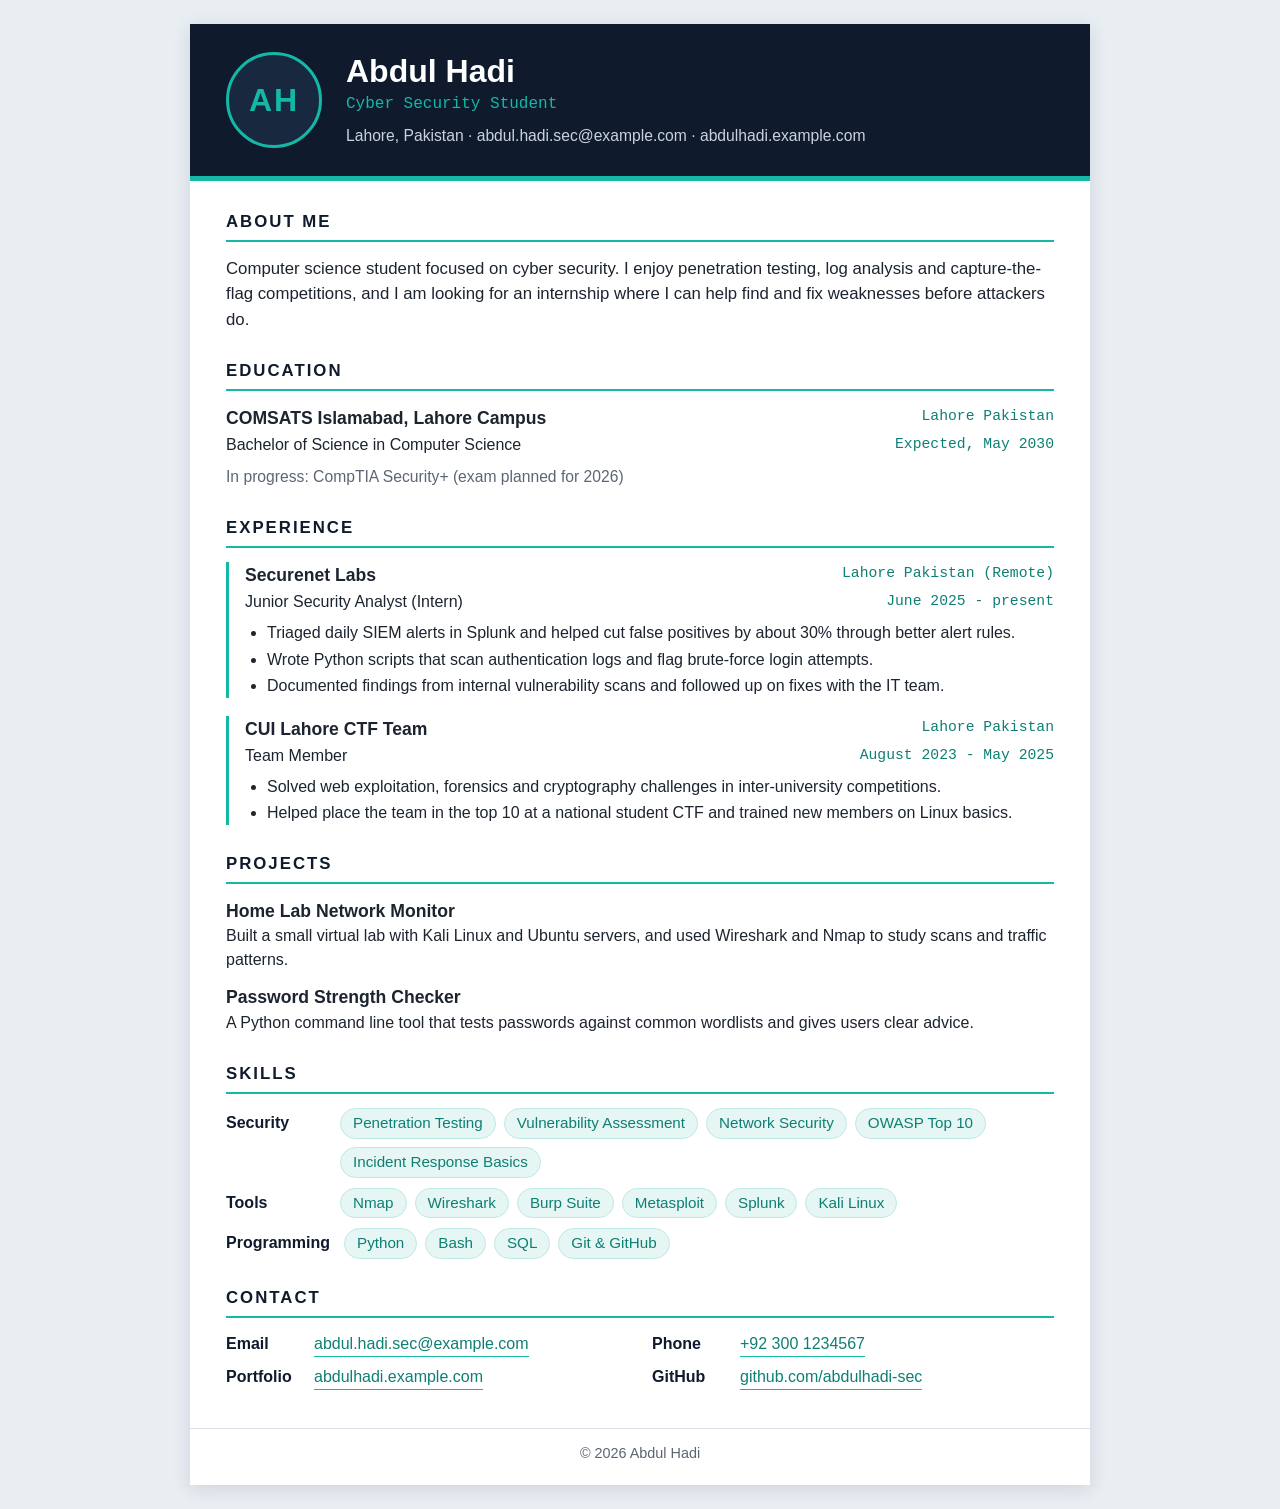
<file: assignment#1/index.html>
<!doctype html>
<html lang="en">
  <head>
    <meta charset="UTF-8" />
    <meta name="viewport" content="width=device-width, initial-scale=1.0" />
    <title>Abdul Hadi - CV</title>
    <link rel="stylesheet" href="styles.css" />
  </head>
  <body>
    <div class="page">
      <header class="top-header">
        <div class="avatar" aria-hidden="true">AH</div>
        <div class="header-block">
          <h1 class="header">Abdul Hadi</h1>
          <p class="role">Cyber Security Student</p>
          <p class="info">
            Lahore, Pakistan &middot; abdul.hadi.sec@example.com &middot; abdulhadi.example.com
          </p>
        </div>
      </header>

      <main class="resume">
        <section>
          <h2>About Me</h2>
          <p class="about-text">
            Computer science student focused on cyber security. I enjoy
            penetration testing, log analysis and capture-the-flag
            competitions, and I am looking for an internship where I can
            help find and fix weaknesses before attackers do.
          </p>
        </section>

        <section>
          <h2>Education</h2>
          <div class="entry-row">
            <p class="entry-title">COMSATS Islamabad, Lahore Campus</p>
            <p class="meta">Lahore Pakistan</p>
          </div>
          <div class="entry-row second-row">
            <p>Bachelor of Science in Computer Science</p>
            <p class="meta">Expected, May 2030</p>
          </div>
          <p class="note">In progress: CompTIA Security+ (exam planned for 2026)</p>
        </section>

        <section>
          <h2>Experience</h2>

          <div class="entry">
            <div class="entry-row">
              <p class="entry-title">Securenet Labs</p>
              <p class="meta">Lahore Pakistan (Remote)</p>
            </div>
            <div class="entry-row second-row">
              <p>Junior Security Analyst (Intern)</p>
              <p class="meta">June 2025 - present</p>
            </div>
            <ul class="entry-list">
              <li>Triaged daily SIEM alerts in Splunk and helped cut false positives by about 30% through better alert rules.</li>
              <li>Wrote Python scripts that scan authentication logs and flag brute-force login attempts.</li>
              <li>Documented findings from internal vulnerability scans and followed up on fixes with the IT team.</li>
            </ul>
          </div>

          <div class="entry">
            <div class="entry-row">
              <p class="entry-title">CUI Lahore CTF Team</p>
              <p class="meta">Lahore Pakistan</p>
            </div>
            <div class="entry-row second-row">
              <p>Team Member</p>
              <p class="meta">August 2023 - May 2025</p>
            </div>
            <ul class="entry-list">
              <li>Solved web exploitation, forensics and cryptography challenges in inter-university competitions.</li>
              <li>Helped place the team in the top 10 at a national student CTF and trained new members on Linux basics.</li>
            </ul>
          </div>
        </section>

        <section>
          <h2>Projects</h2>
          <div class="project">
            <p class="entry-title">Home Lab Network Monitor</p>
            <p>Built a small virtual lab with Kali Linux and Ubuntu servers, and used Wireshark and Nmap to study scans and traffic patterns.</p>
          </div>
          <div class="project">
            <p class="entry-title">Password Strength Checker</p>
            <p>A Python command line tool that tests passwords against common wordlists and gives users clear advice.</p>
          </div>
        </section>

        <section>
          <h2>Skills</h2>
          <div class="skill-group">
            <p class="skill-label">Security</p>
            <ul class="skills-list">
              <li>Penetration Testing</li>
              <li>Vulnerability Assessment</li>
              <li>Network Security</li>
              <li>OWASP Top 10</li>
              <li>Incident Response Basics</li>
            </ul>
          </div>
          <div class="skill-group">
            <p class="skill-label">Tools</p>
            <ul class="skills-list">
              <li>Nmap</li>
              <li>Wireshark</li>
              <li>Burp Suite</li>
              <li>Metasploit</li>
              <li>Splunk</li>
              <li>Kali Linux</li>
            </ul>
          </div>
          <div class="skill-group">
            <p class="skill-label">Programming</p>
            <ul class="skills-list">
              <li>Python</li>
              <li>Bash</li>
              <li>SQL</li>
              <li>Git &amp; GitHub</li>
            </ul>
          </div>
        </section>

        <section>
          <h2>Contact</h2>
          <ul class="contact-list">
            <li><strong>Email</strong> <a href="mailto:abdul.hadi.sec@example.com">abdul.hadi.sec@example.com</a></li>
            <li><strong>Phone</strong> <a href="tel:+923001234567">+92 300 1234567</a></li>
            <li><strong>Portfolio</strong> <a href="https://abdulhadi.example.com" target="_blank" rel="noreferrer">abdulhadi.example.com</a></li>
            <li><strong>GitHub</strong> <a href="https://github.com/abdulhadi-sec" target="_blank" rel="noreferrer">github.com/abdulhadi-sec</a></li>
          </ul>
        </section>
      </main>

      <footer>&copy; 2026 Abdul Hadi</footer>
    </div>
  </body>
</html>
</file>
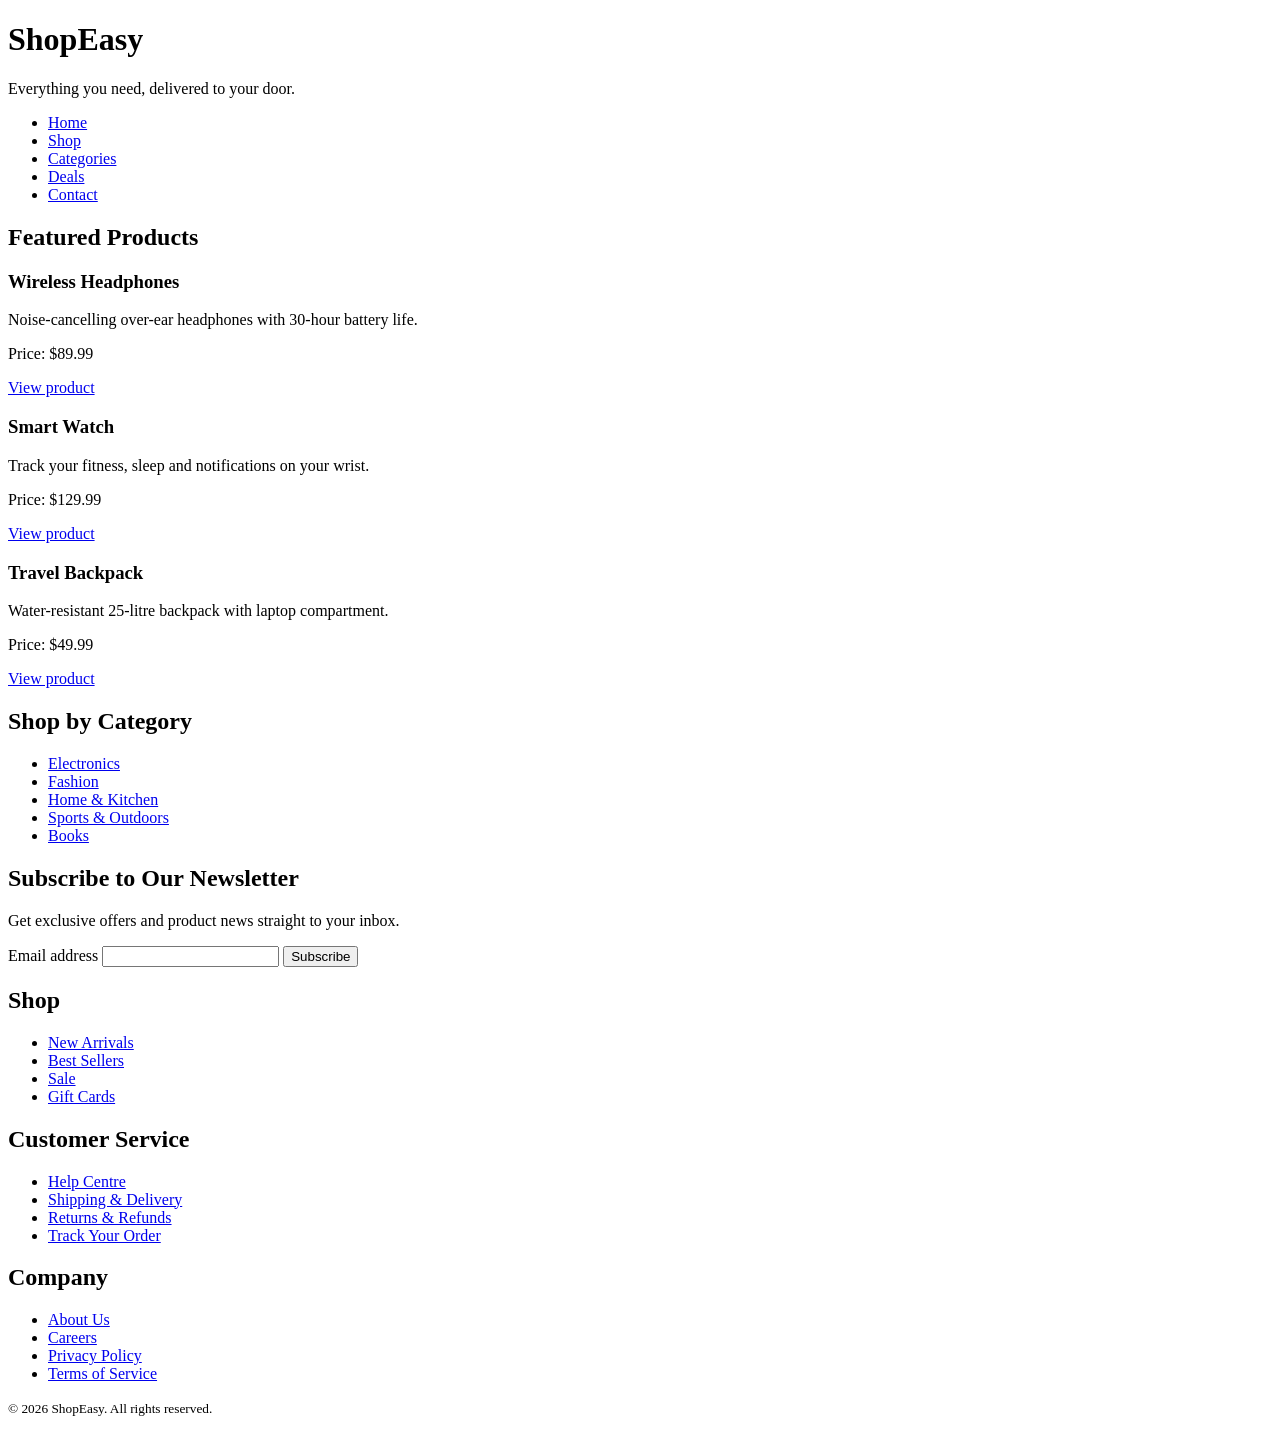
<file: lab-1/index.html>
<!DOCTYPE html>
<html lang="en">
<head>
  <meta charset="utf-8">
  <meta name="viewport" content="width=device-width, initial-scale=1">
  <title>ShopEasy – Online Store Homepage</title>
</head>
<body>

  <header>
    <h1>ShopEasy</h1>
    <p>Everything you need, delivered to your door.</p>

    <nav aria-label="Main navigation">
      <ul>
        <li><a href="#home">Home</a></li>
        <li><a href="#shop">Shop</a></li>
        <li><a href="#categories">Categories</a></li>
        <li><a href="#deals">Deals</a></li>
        <li><a href="#contact">Contact</a></li>
      </ul>
    </nav>
  </header>

  <main id="home">

    <section id="featured-products">
      <h2>Featured Products</h2>
      <article>
        <h3>Wireless Headphones</h3>
        <p>Noise-cancelling over-ear headphones with 30-hour battery life.</p>
        <p>Price: $89.99</p>
        <a href="#product-1">View product</a>
      </article>
      <article>
        <h3>Smart Watch</h3>
        <p>Track your fitness, sleep and notifications on your wrist.</p>
        <p>Price: $129.99</p>
        <a href="#product-2">View product</a>
      </article>
      <article>
        <h3>Travel Backpack</h3>
        <p>Water-resistant 25-litre backpack with laptop compartment.</p>
        <p>Price: $49.99</p>
        <a href="#product-3">View product</a>
      </article>
    </section>

    <section id="categories">
      <h2>Shop by Category</h2>
      <ul>
        <li><a href="#electronics">Electronics</a></li>
        <li><a href="#fashion">Fashion</a></li>
        <li><a href="#home-kitchen">Home &amp; Kitchen</a></li>
        <li><a href="#sports">Sports &amp; Outdoors</a></li>
        <li><a href="#books">Books</a></li>
      </ul>
    </section>

    <section id="newsletter">
      <h2>Subscribe to Our Newsletter</h2>
      <p>Get exclusive offers and product news straight to your inbox.</p>
      <form action="#" method="post">
        <label for="email">Email address</label>
        <input type="email" id="email" name="email" required>
        <button type="submit">Subscribe</button>
      </form>
    </section>

  </main>

  <footer>
    <section aria-labelledby="footer-shop">
      <h2 id="footer-shop">Shop</h2>
      <ul>
        <li><a href="#new-arrivals">New Arrivals</a></li>
        <li><a href="#best-sellers">Best Sellers</a></li>
        <li><a href="#sale">Sale</a></li>
        <li><a href="#gift-cards">Gift Cards</a></li>
      </ul>
    </section>

    <section aria-labelledby="footer-help">
      <h2 id="footer-help">Customer Service</h2>
      <ul>
        <li><a href="#help-centre">Help Centre</a></li>
        <li><a href="#shipping">Shipping &amp; Delivery</a></li>
        <li><a href="#returns">Returns &amp; Refunds</a></li>
        <li><a href="#track-order">Track Your Order</a></li>
      </ul>
    </section>

    <section aria-labelledby="footer-company">
      <h2 id="footer-company">Company</h2>
      <ul>
        <li><a href="#about">About Us</a></li>
        <li><a href="#careers">Careers</a></li>
        <li><a href="#privacy">Privacy Policy</a></li>
        <li><a href="#terms">Terms of Service</a></li>
      </ul>
    </section>

    <p><small>&copy; 2026 ShopEasy. All rights reserved.</small></p>
  </footer>

</body>
</html>
</file>
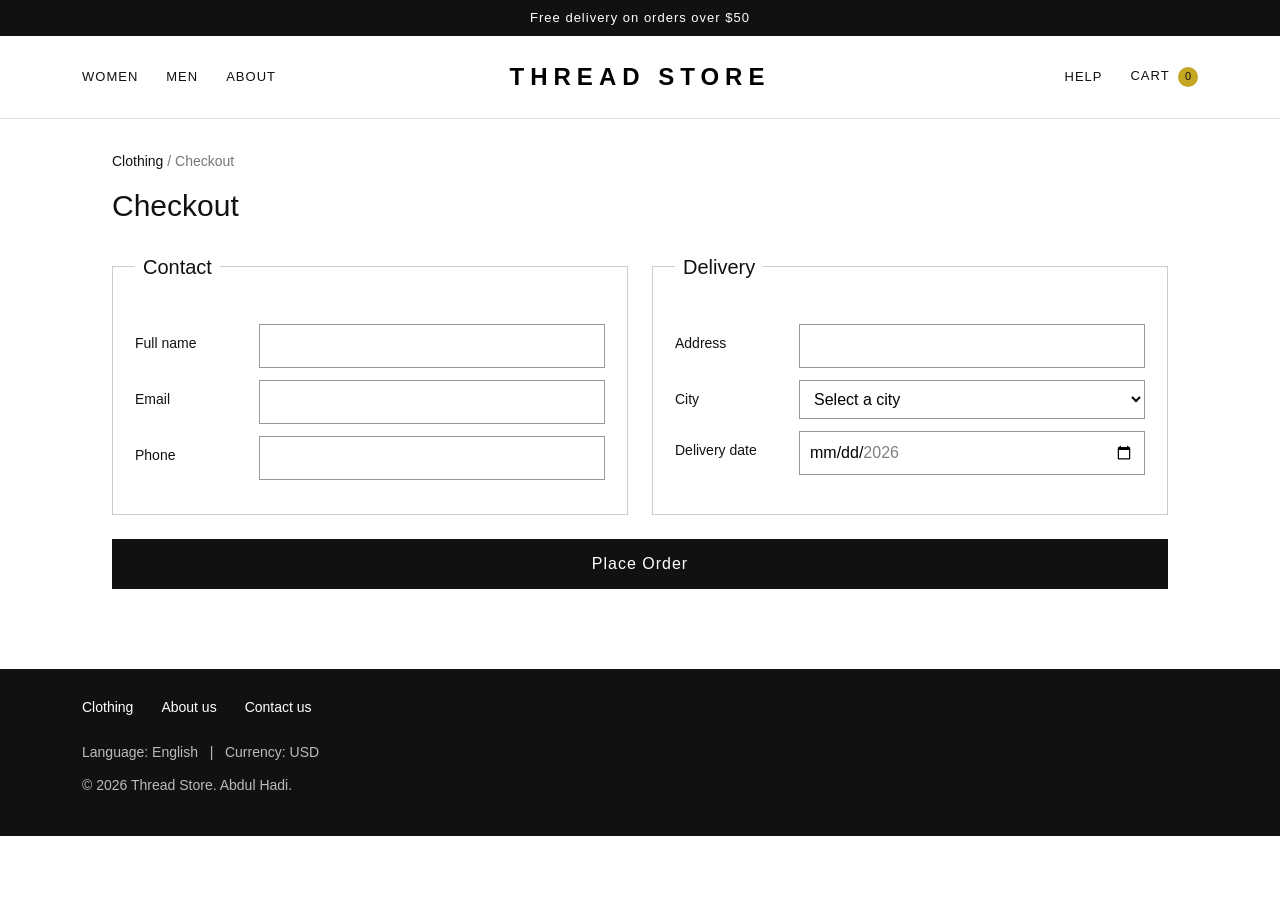
<file: midterm-lab-exam/checkout.html>
<!doctype html>
<html lang="en">
  <head>
    <meta charset="UTF-8" />
    <meta name="viewport" content="width=device-width, initial-scale=1.0" />
    <title>Checkout - Thread Store</title>
    <link href="https://cdn.jsdelivr.net/npm/bootstrap@5.3.3/dist/css/bootstrap.min.css" rel="stylesheet" />
    <link href="styles.css" rel="stylesheet" />
  </head>
  <body>
    <header>
      <div class="promo-bar">Free delivery on orders over $50</div>
      <nav class="navbar">
        <div class="container top-nav">
          <div class="links">
            <a href="index.html#products">WOMEN</a>
            <a href="index.html#products">MEN</a>
            <a href="index.html#about">ABOUT</a>
          </div>
          <a class="navbar-brand logo" href="index.html">THREAD STORE</a>
          <div class="actions">
            <a href="#contact">HELP</a>
            <a class="cart cart-link" href="checkout.html">CART <span class="cart-count">0</span></a>
          </div>
        </div>
      </nav>
    </header>
    <main class="container checkout-page">
      <p class="back"><a href="index.html#products">Clothing</a> / Checkout</p>
      <h1>Checkout</h1>
      <form class="checkout-form" action="order-confirmation.html" method="get">
        <fieldset>
          <legend>Contact</legend>
          <div class="form-row">
            <label for="full-name">Full name</label>
            <input id="full-name" name="full-name" type="text" autocomplete="name" placeholder=" " required />
            <small class="field-error">Enter your full name.</small>
          </div>
          <div class="form-row">
            <label for="email">Email</label>
            <input id="email" name="email" type="email" autocomplete="email" placeholder=" " required />
            <small class="field-error">Enter a valid email address.</small>
          </div>
          <div class="form-row">
            <label for="phone">Phone</label>
            <input id="phone" name="phone" type="tel" autocomplete="tel" pattern="03[0-9]{2}-[0-9]{7}" placeholder=" " title="Use format 03XX-XXXXXXX" required />
            <small class="field-error">Use phone format 03XX-XXXXXXX.</small>
          </div>
        </fieldset>
        <fieldset>
          <legend>Delivery</legend>
          <div class="form-row">
            <label for="address">Address</label>
            <input id="address" name="address" type="text" autocomplete="street-address" placeholder=" " required />
            <small class="field-error">Enter your delivery address.</small>
          </div>
          <div class="form-row">
            <label for="city">City</label>
            <select id="city" name="city" required>
              <option value="" selected disabled>Select a city</option>
              <option>Lahore</option>
              <option>Islamabad</option>
              <option>Karachi</option>
              <option>Faisalabad</option>
              <option>Rawalpindi</option>
            </select>
            <small class="field-error">Choose a delivery city.</small>
          </div>
          <div class="form-row">
            <label for="delivery-date">Delivery date</label>
            <input id="delivery-date" name="delivery-date" type="date" min="2026-10-29" max="2026-11-05" required />
            <small class="field-error">Choose a date from October 29 to November 5, 2026.</small>
          </div>
        </fieldset>
        <button class="btn shop-btn checkout-submit" type="submit">Place Order</button>
      </form>
    </main>
    <footer id="contact">
      <div class="container">
        <div class="footer-links">
          <a href="index.html#products">Clothing</a>
          <a href="index.html#about">About us</a>
          <a href="mailto:abdul.hadi.sec@example.com">Contact us</a>
        </div>
        <p>Language: English &nbsp; | &nbsp; Currency: USD</p>
        <p>&copy; 2026 Thread Store. Abdul Hadi.</p>
      </div>
    </footer>
    <script src="checkout.js" defer></script>
  </body>
</html>
</file>
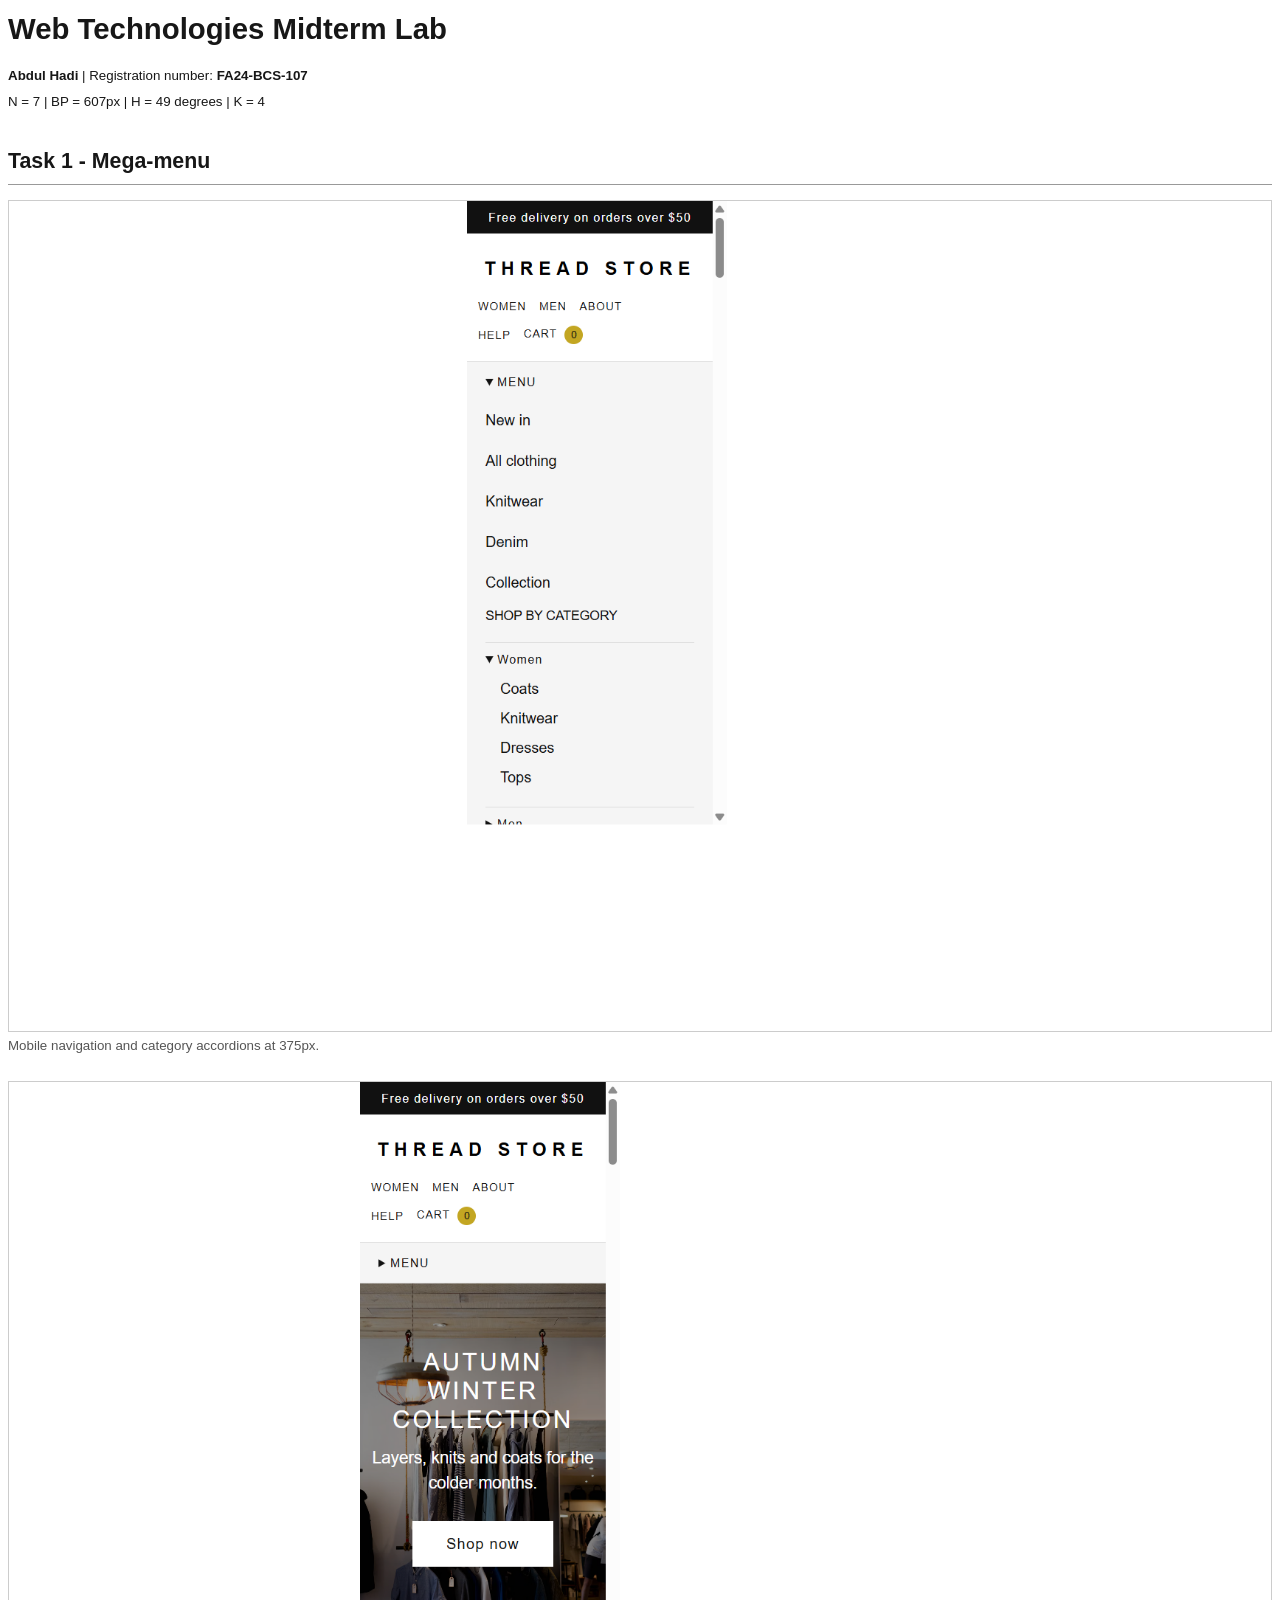
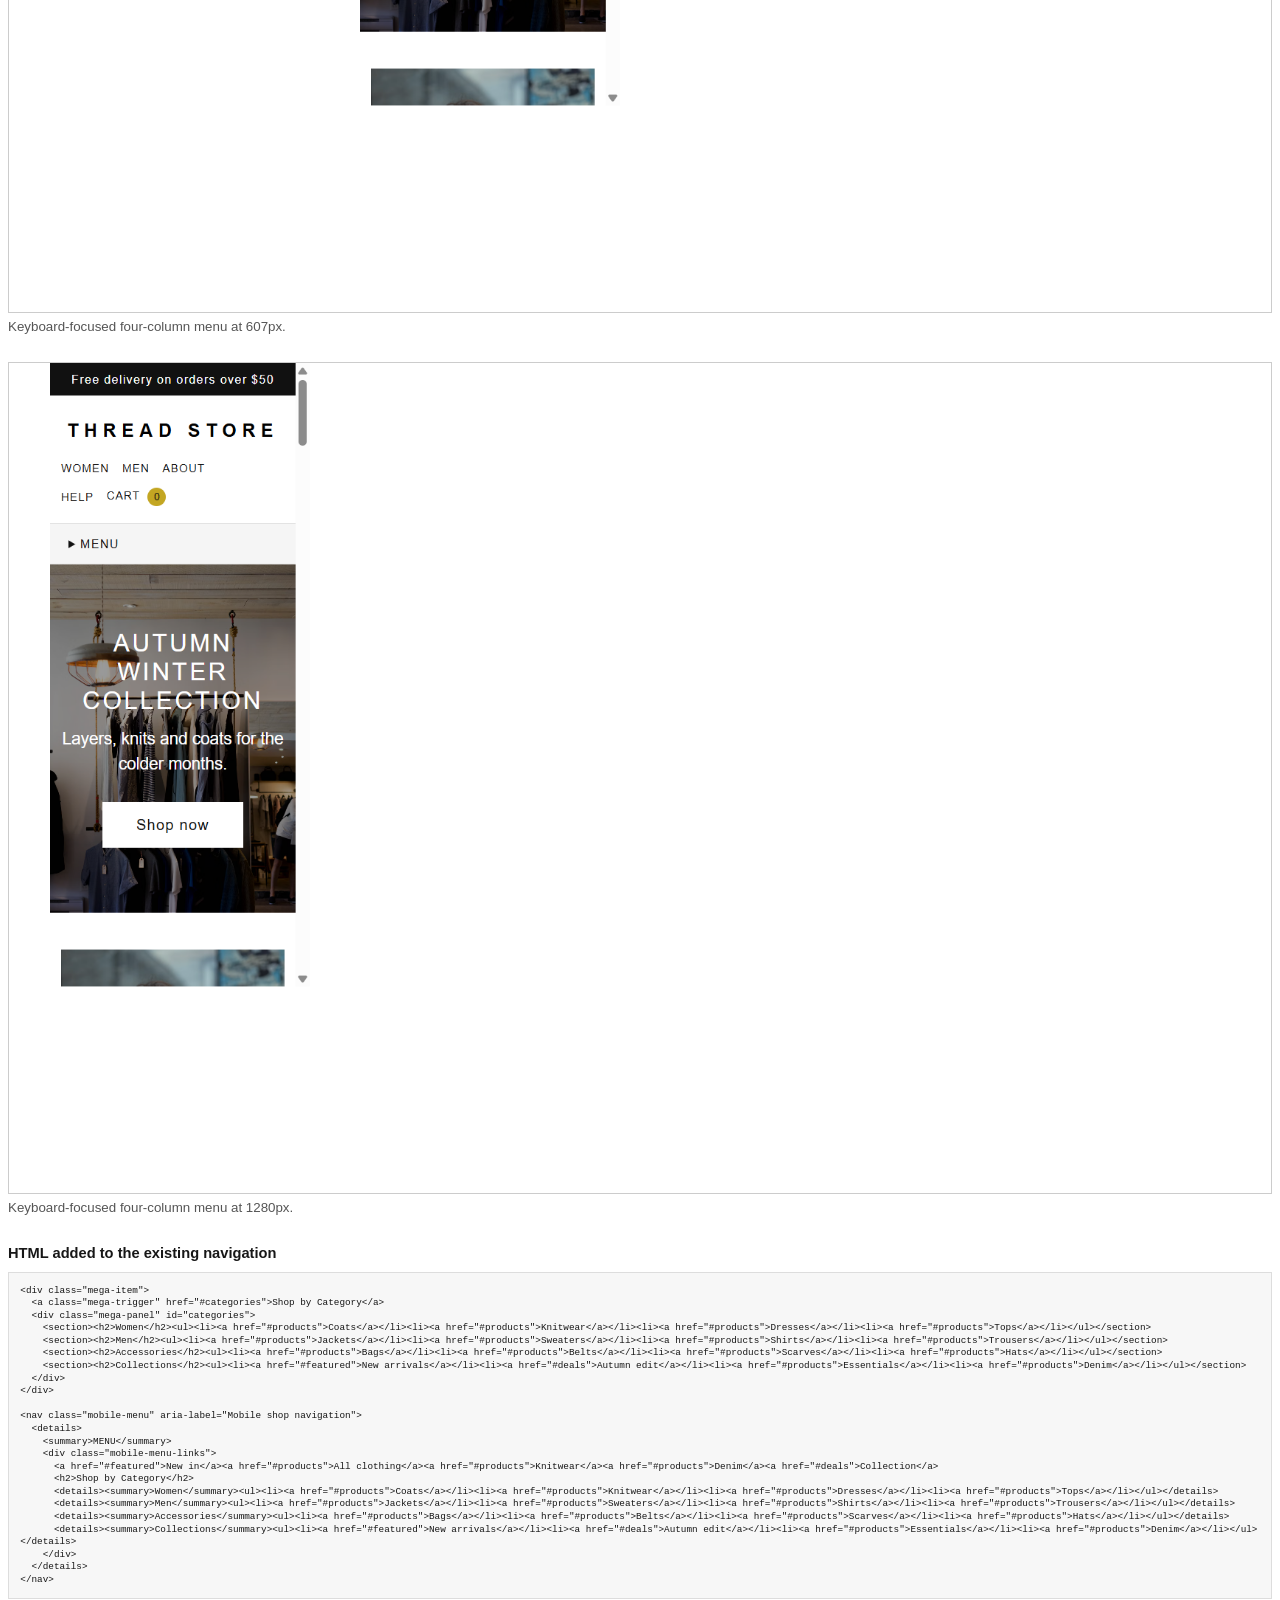
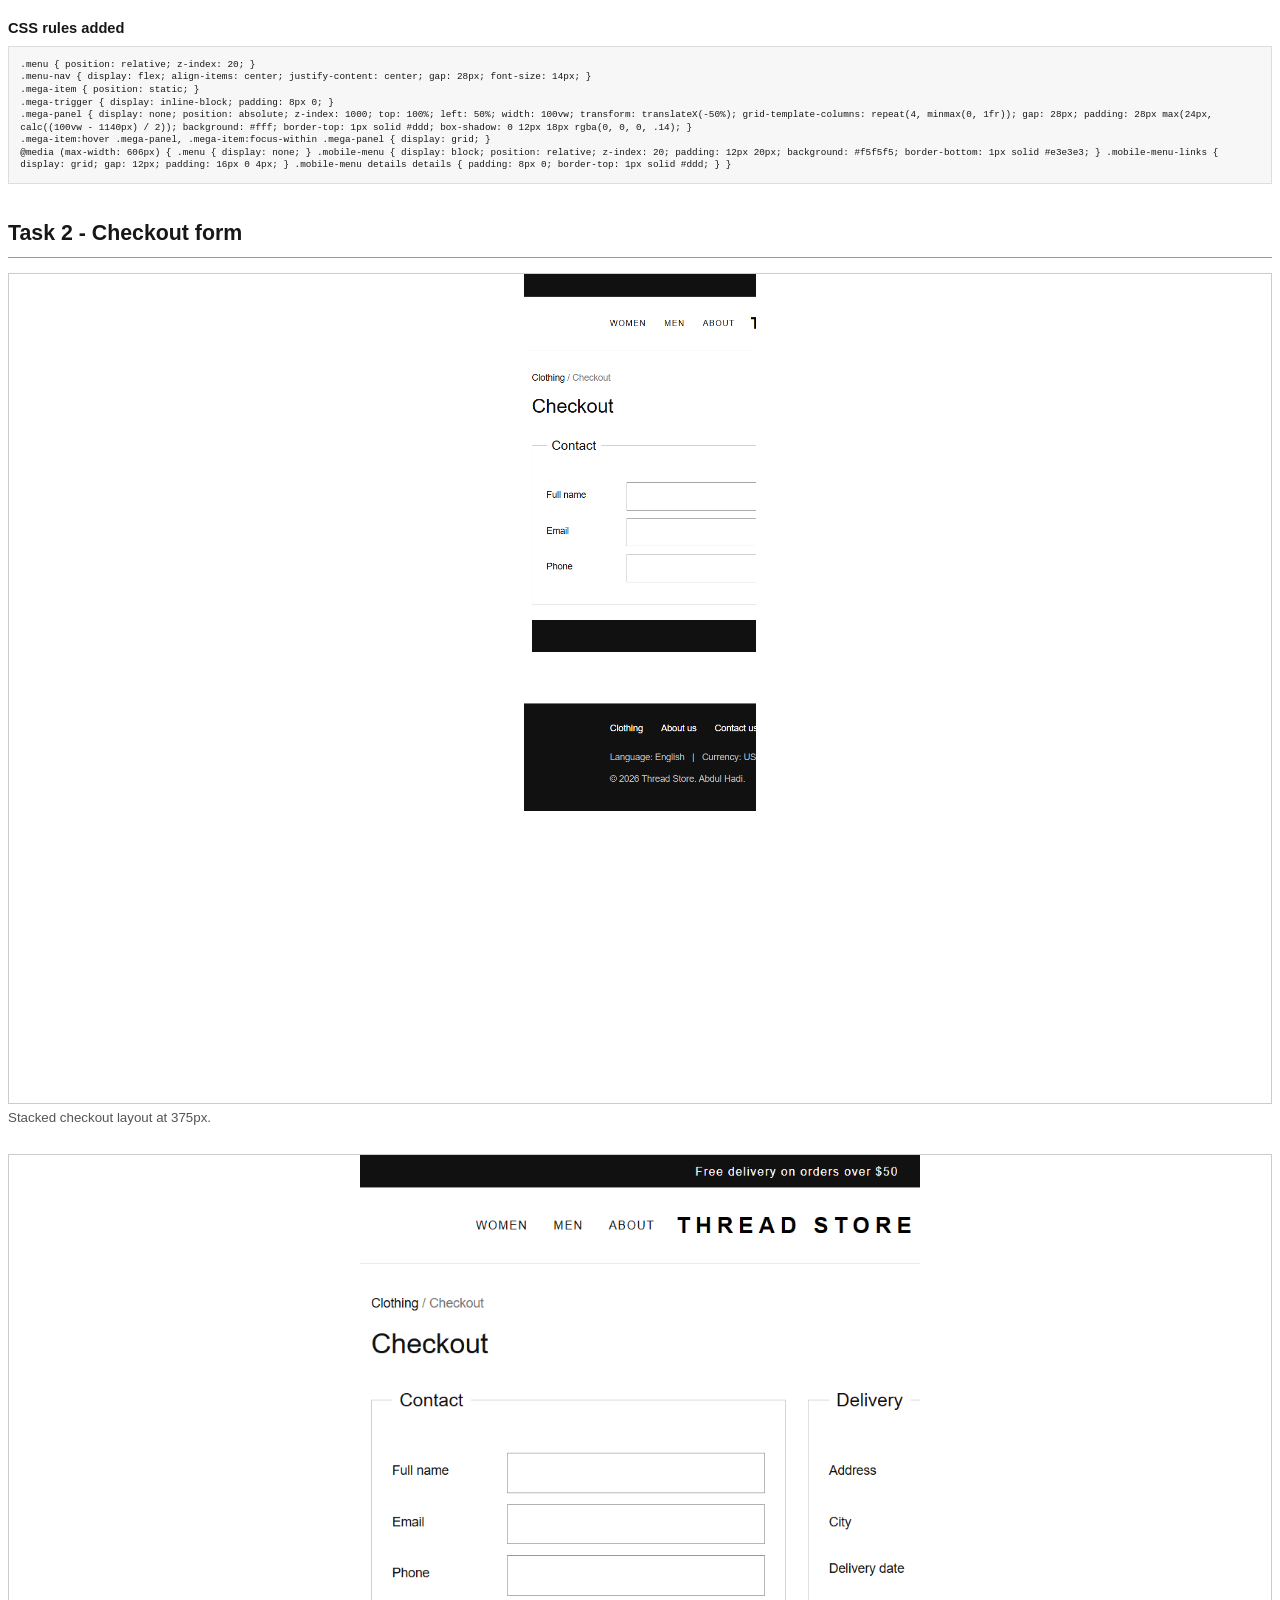
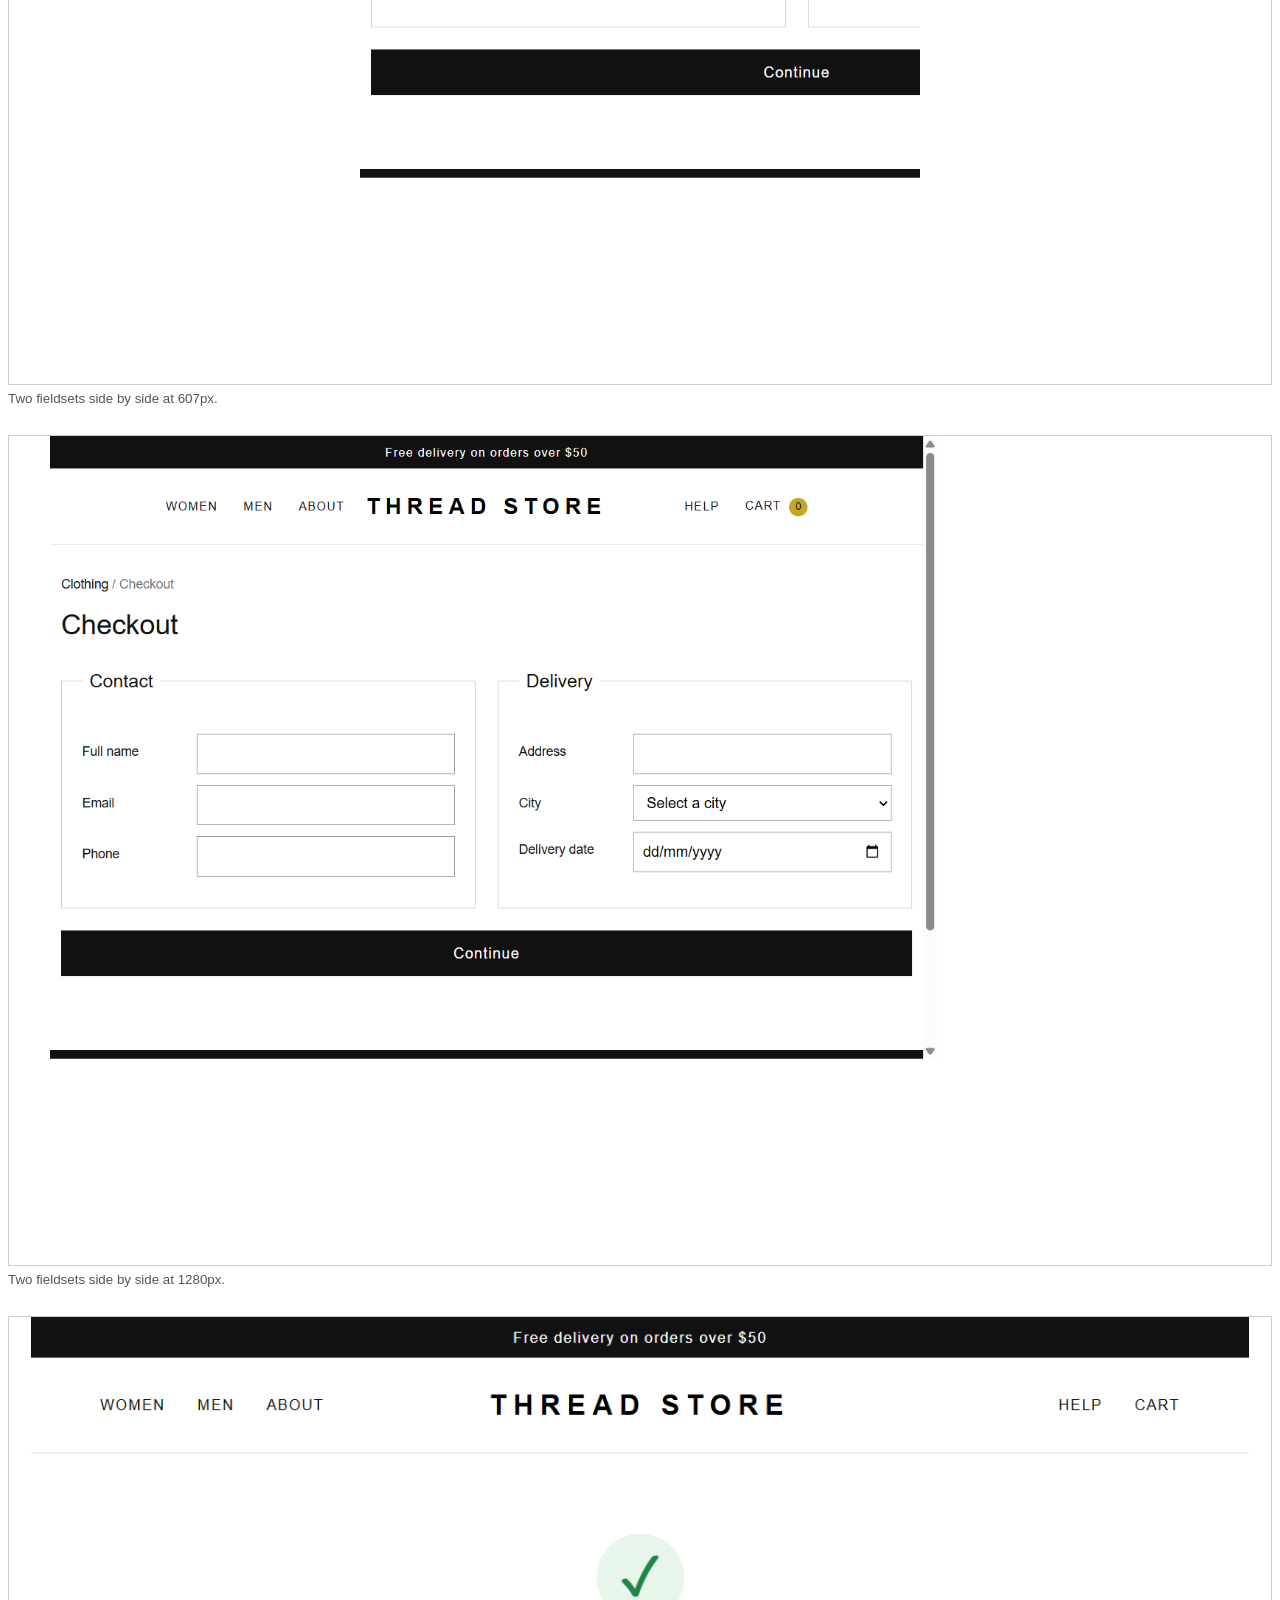
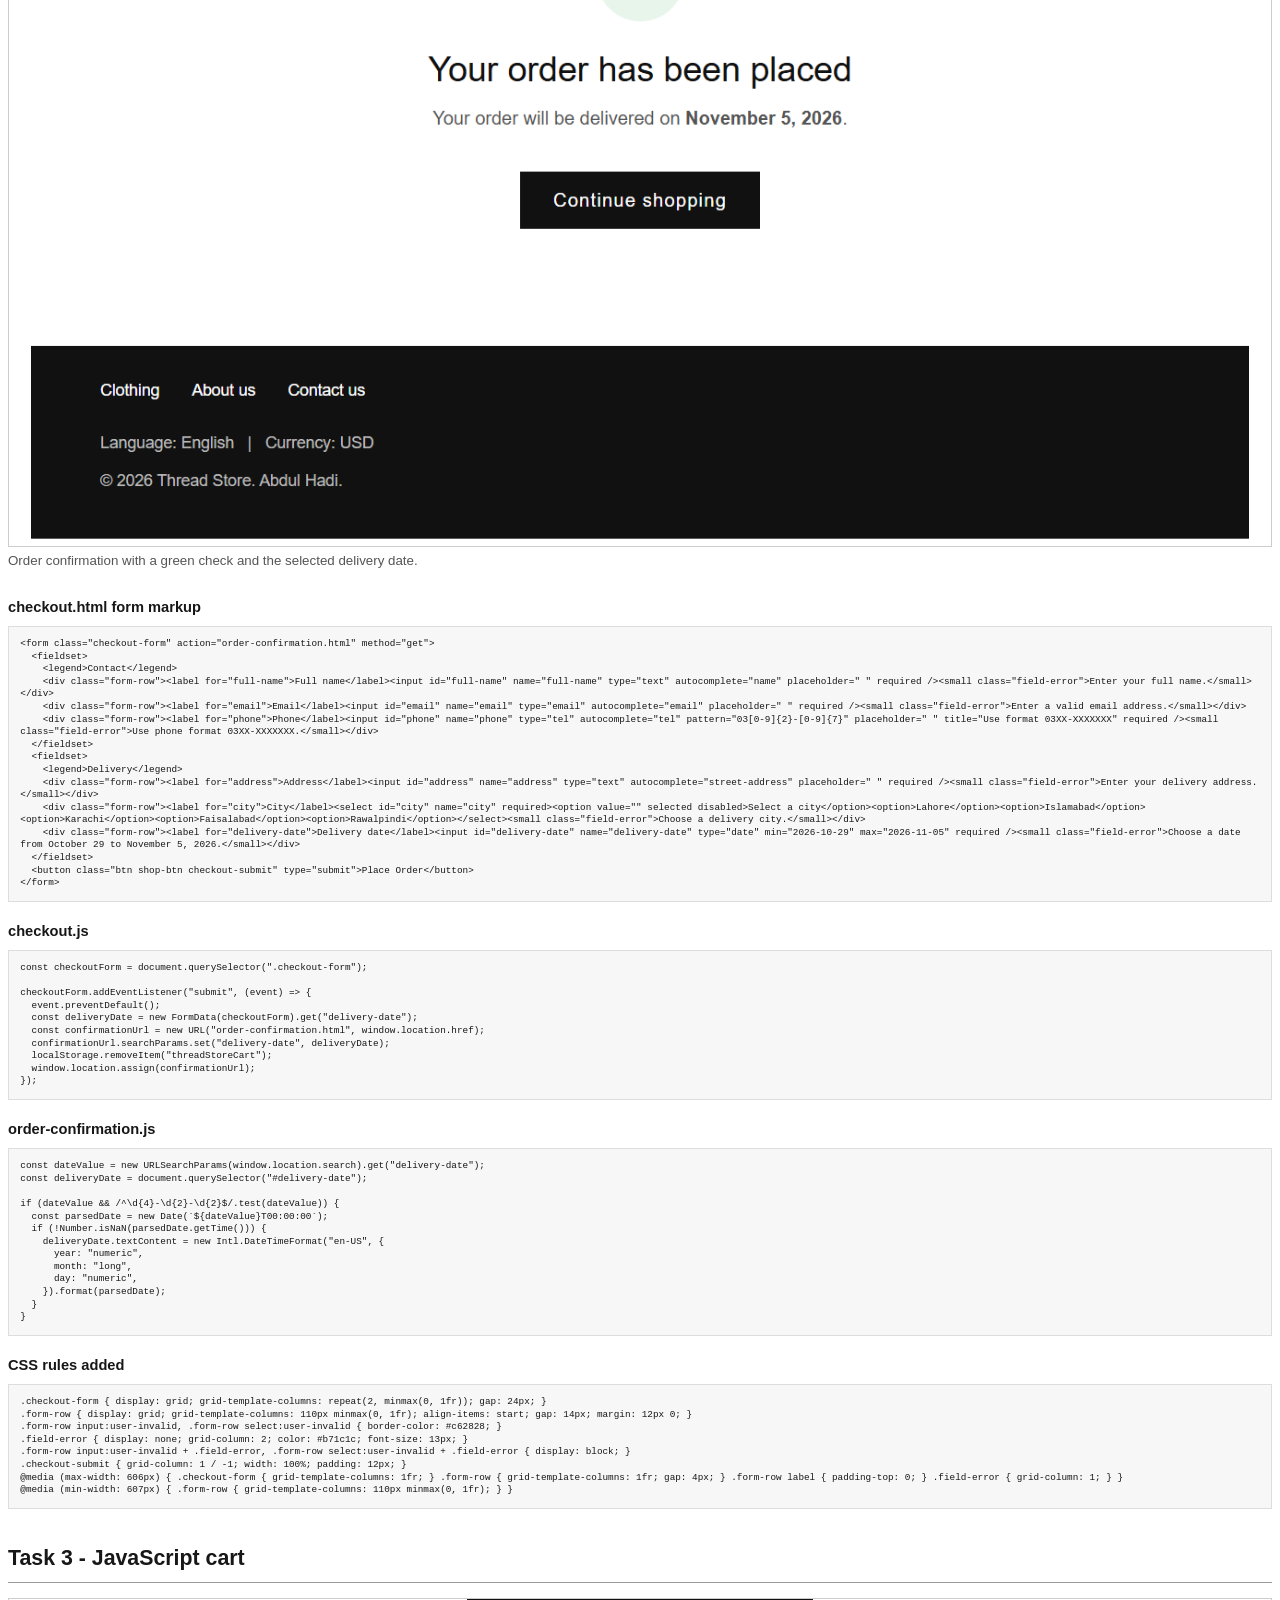
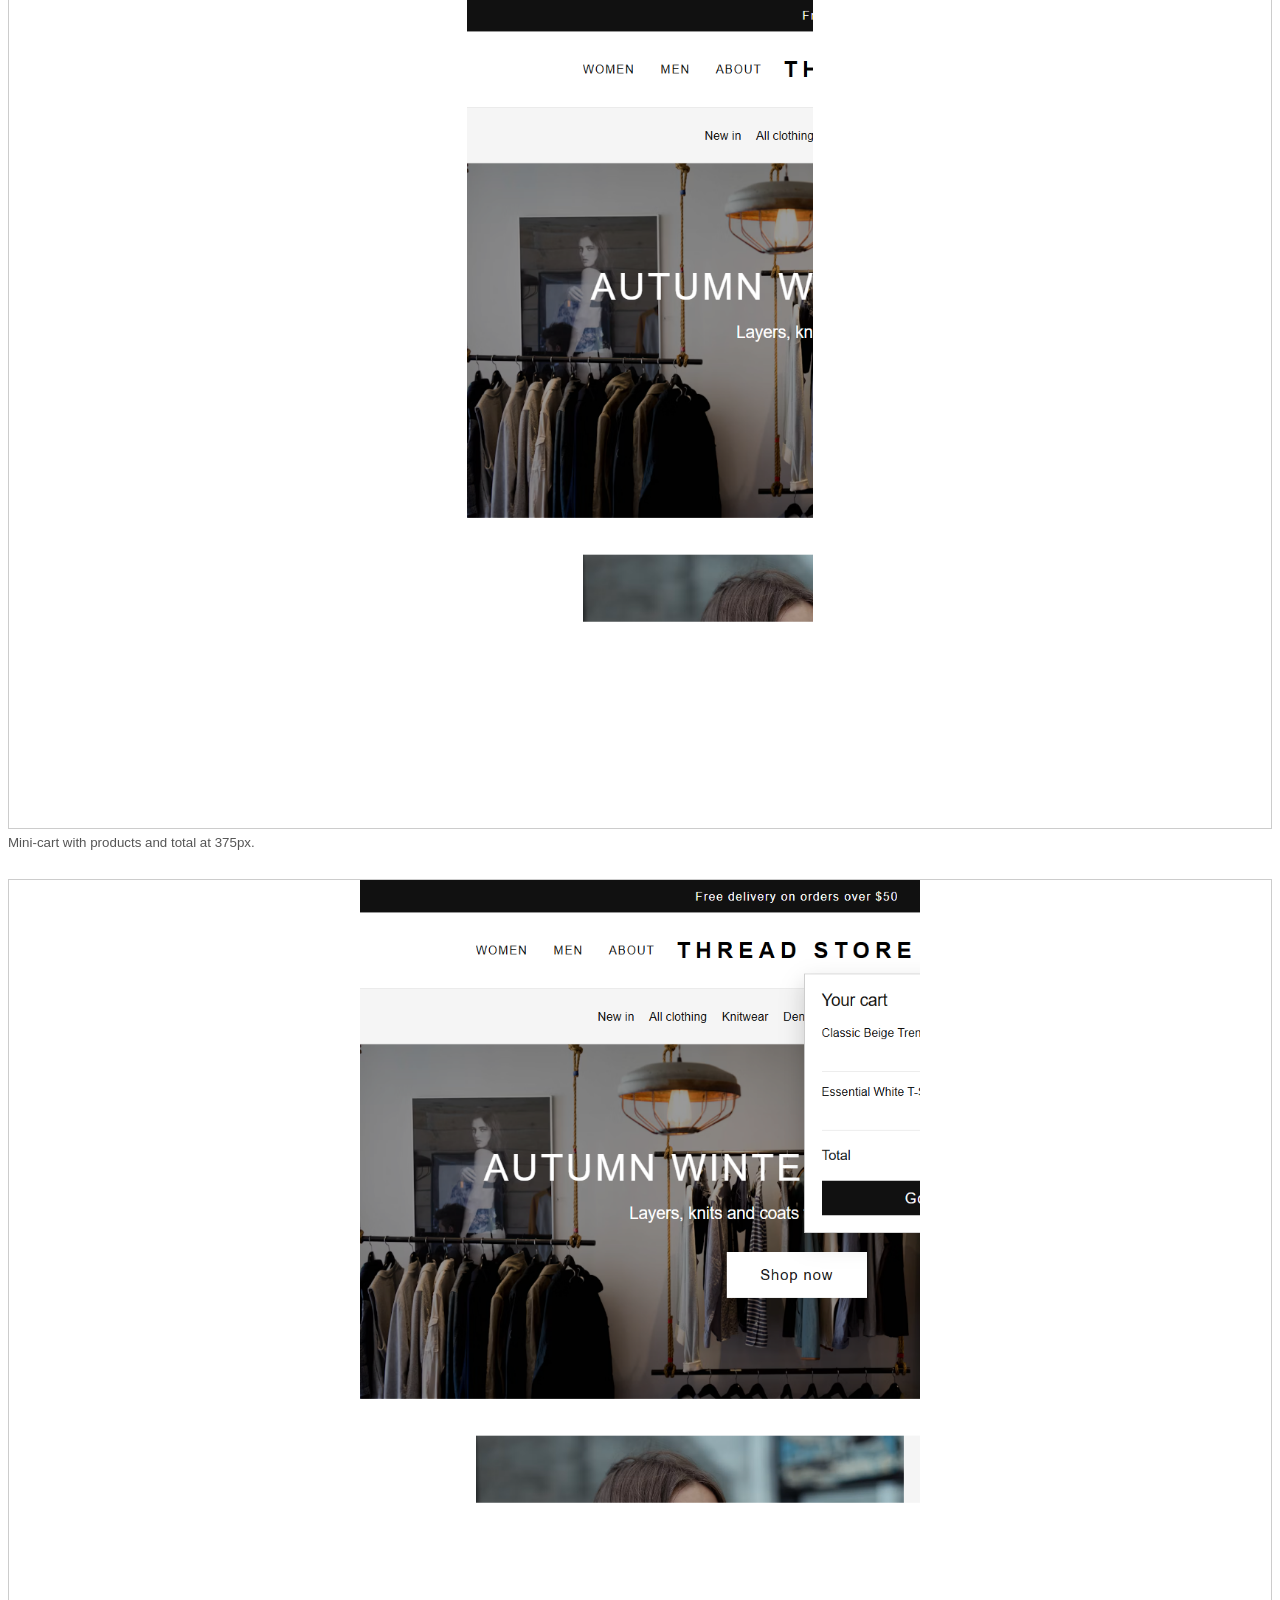
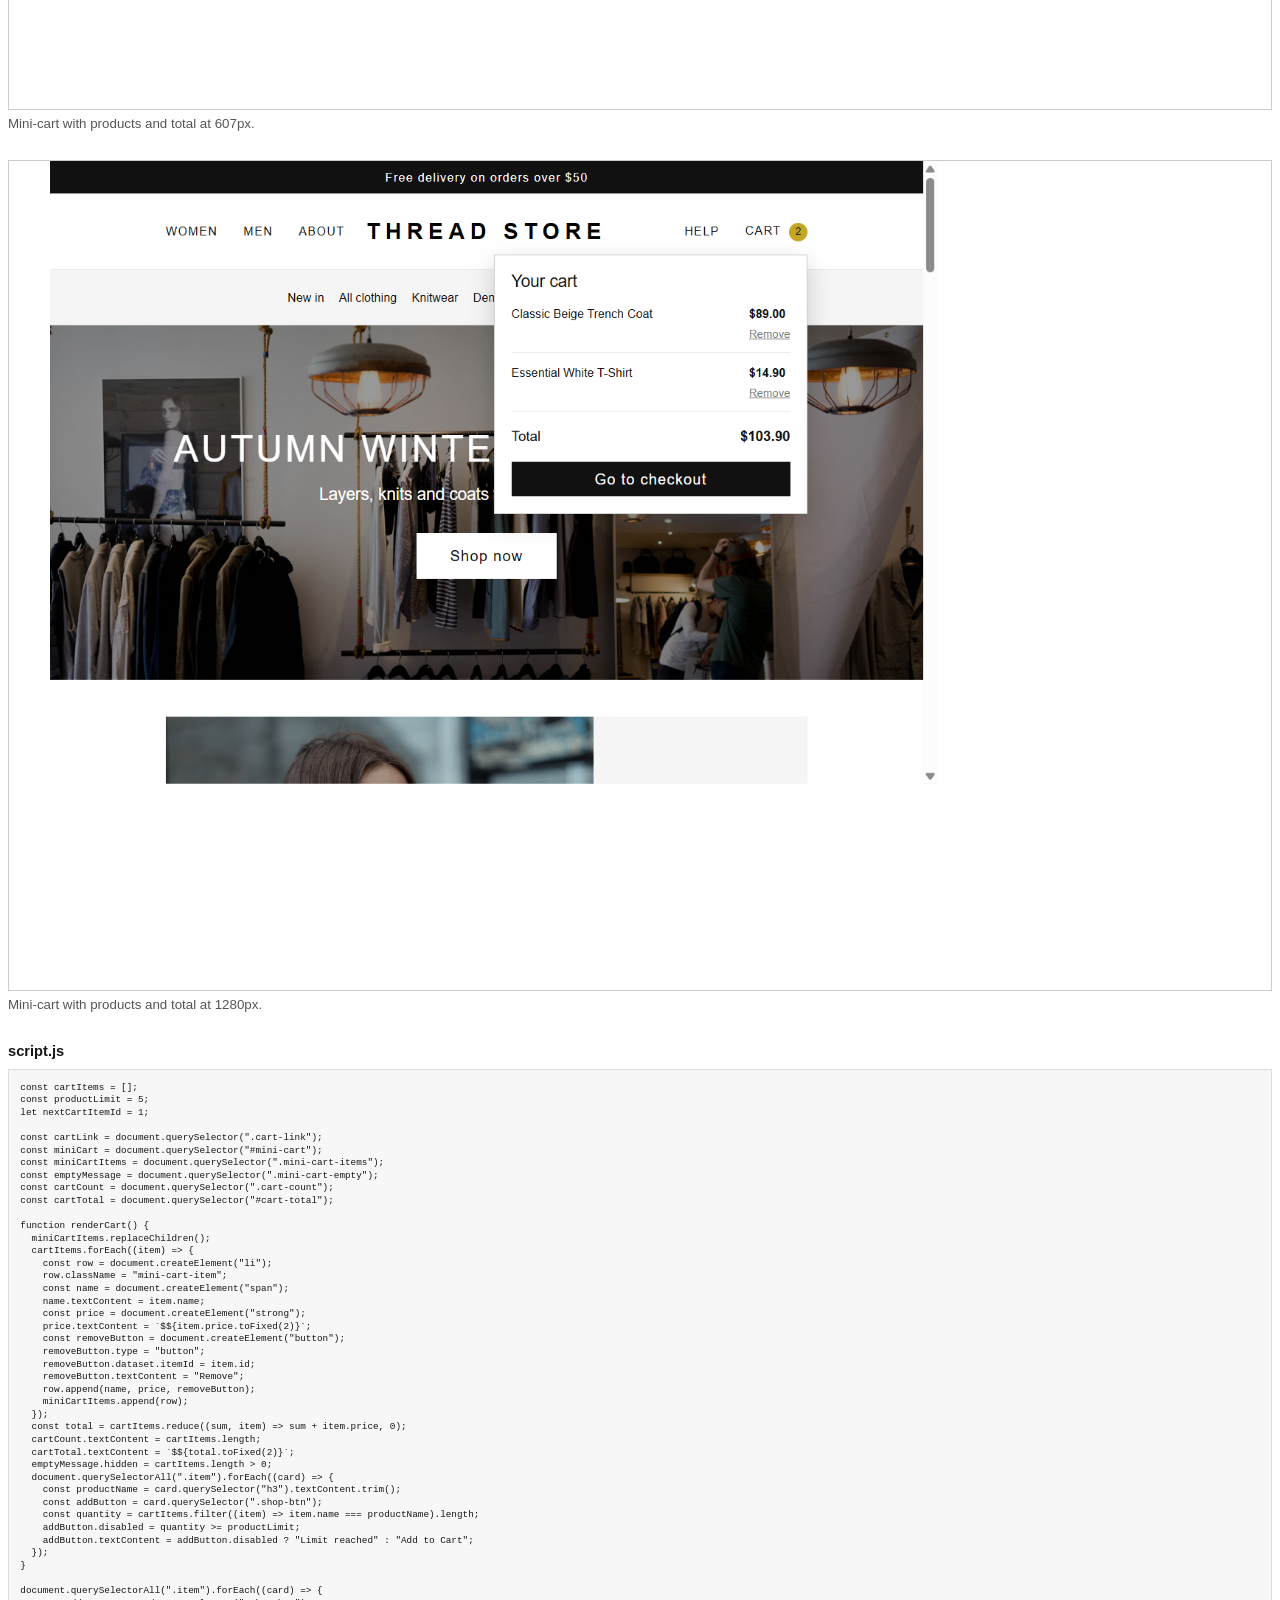
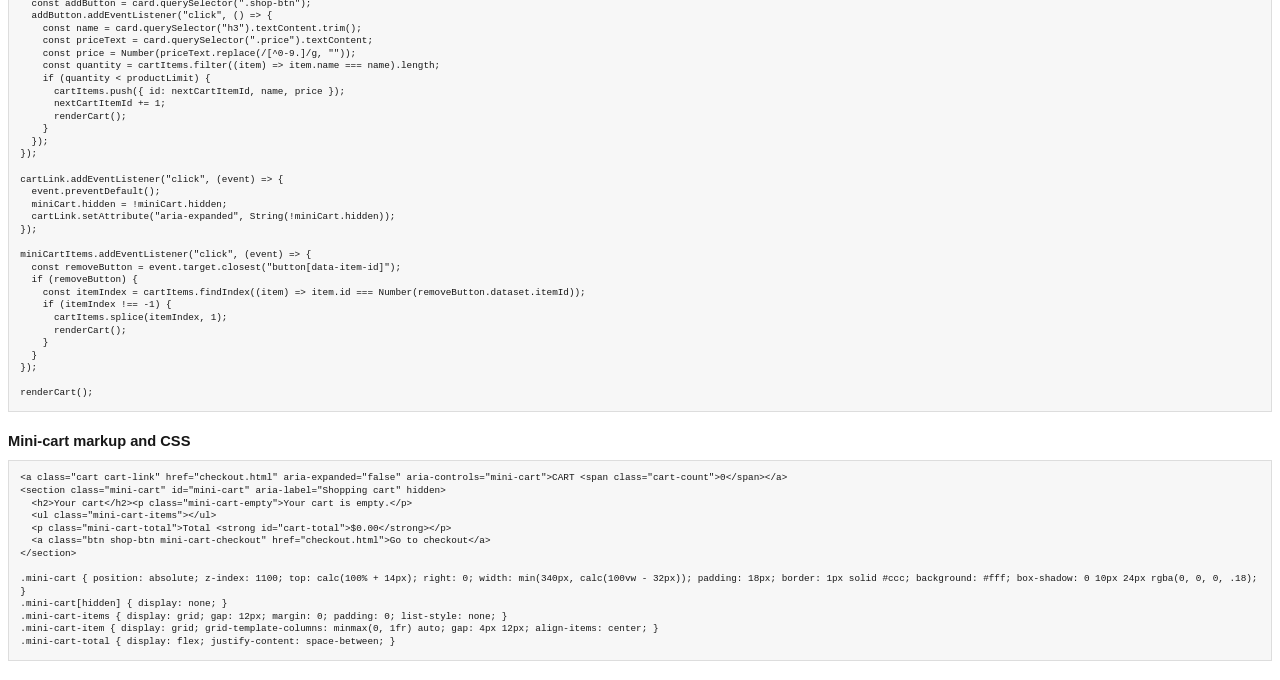
<file: midterm-lab-exam/evidence.html>
<!doctype html>
<html lang="en">
<head>
<meta charset="utf-8">
<title>FA24-BCS-107 Midterm Evidence</title>
<style>
@page { size: A4; margin: 15mm; }
* { box-sizing: border-box; }
body { color: #171717; font: 10pt/1.45 Arial, sans-serif; }
h1 { margin: 0 0 4mm; font-size: 22pt; }
h2 { margin: 9mm 0 3mm; padding-bottom: 2mm; border-bottom: 1px solid #999; font-size: 16pt; page-break-after: avoid; }
h3 { margin: 5mm 0 2mm; font-size: 11pt; page-break-after: avoid; }
p { margin: 2mm 0; }
.meta { margin-bottom: 8mm; }
.shot { page-break-inside: avoid; margin: 4mm 0 7mm; }
.shot img { display: block; width: 100%; max-height: 220mm; object-fit: contain; border: 1px solid #ccc; }
.caption { color: #555; margin-top: 1mm; }
pre { margin: 2mm 0 5mm; padding: 3mm; border: 1px solid #ddd; background: #f7f7f7; white-space: pre-wrap; overflow-wrap: anywhere; font: 7pt/1.35 Consolas, monospace; page-break-inside: auto; }
.task { page-break-before: always; }
</style>
</head>
<body>
<h1>Web Technologies Midterm Lab</h1>
<div class="meta"><p><strong>Abdul Hadi</strong> | Registration number: <strong>FA24-BCS-107</strong></p><p>N = 7 | BP = 607px | H = 49 degrees | K = 4</p></div>
<h2>Task 1 - Mega-menu</h2>
<div class="shot"><img src="task1-375.png" alt="Mobile menu and category accordions at 375 pixels"><p class="caption">Mobile navigation and category accordions at 375px.</p></div>
<div class="shot"><img src="task1-607.png" alt="Keyboard-focused category menu at 607 pixels"><p class="caption">Keyboard-focused four-column menu at 607px.</p></div>
<div class="shot"><img src="task1-1280.png" alt="Keyboard-focused category menu at 1280 pixels"><p class="caption">Keyboard-focused four-column menu at 1280px.</p></div>
<h3>HTML added to the existing navigation</h3>
<pre><code>&lt;div class="mega-item"&gt;
  &lt;a class="mega-trigger" href="#categories"&gt;Shop by Category&lt;/a&gt;
  &lt;div class="mega-panel" id="categories"&gt;
    &lt;section&gt;&lt;h2&gt;Women&lt;/h2&gt;&lt;ul&gt;&lt;li&gt;&lt;a href="#products"&gt;Coats&lt;/a&gt;&lt;/li&gt;&lt;li&gt;&lt;a href="#products"&gt;Knitwear&lt;/a&gt;&lt;/li&gt;&lt;li&gt;&lt;a href="#products"&gt;Dresses&lt;/a&gt;&lt;/li&gt;&lt;li&gt;&lt;a href="#products"&gt;Tops&lt;/a&gt;&lt;/li&gt;&lt;/ul&gt;&lt;/section&gt;
    &lt;section&gt;&lt;h2&gt;Men&lt;/h2&gt;&lt;ul&gt;&lt;li&gt;&lt;a href="#products"&gt;Jackets&lt;/a&gt;&lt;/li&gt;&lt;li&gt;&lt;a href="#products"&gt;Sweaters&lt;/a&gt;&lt;/li&gt;&lt;li&gt;&lt;a href="#products"&gt;Shirts&lt;/a&gt;&lt;/li&gt;&lt;li&gt;&lt;a href="#products"&gt;Trousers&lt;/a&gt;&lt;/li&gt;&lt;/ul&gt;&lt;/section&gt;
    &lt;section&gt;&lt;h2&gt;Accessories&lt;/h2&gt;&lt;ul&gt;&lt;li&gt;&lt;a href="#products"&gt;Bags&lt;/a&gt;&lt;/li&gt;&lt;li&gt;&lt;a href="#products"&gt;Belts&lt;/a&gt;&lt;/li&gt;&lt;li&gt;&lt;a href="#products"&gt;Scarves&lt;/a&gt;&lt;/li&gt;&lt;li&gt;&lt;a href="#products"&gt;Hats&lt;/a&gt;&lt;/li&gt;&lt;/ul&gt;&lt;/section&gt;
    &lt;section&gt;&lt;h2&gt;Collections&lt;/h2&gt;&lt;ul&gt;&lt;li&gt;&lt;a href="#featured"&gt;New arrivals&lt;/a&gt;&lt;/li&gt;&lt;li&gt;&lt;a href="#deals"&gt;Autumn edit&lt;/a&gt;&lt;/li&gt;&lt;li&gt;&lt;a href="#products"&gt;Essentials&lt;/a&gt;&lt;/li&gt;&lt;li&gt;&lt;a href="#products"&gt;Denim&lt;/a&gt;&lt;/li&gt;&lt;/ul&gt;&lt;/section&gt;
  &lt;/div&gt;
&lt;/div&gt;

&lt;nav class="mobile-menu" aria-label="Mobile shop navigation"&gt;
  &lt;details&gt;
    &lt;summary&gt;MENU&lt;/summary&gt;
    &lt;div class="mobile-menu-links"&gt;
      &lt;a href="#featured"&gt;New in&lt;/a&gt;&lt;a href="#products"&gt;All clothing&lt;/a&gt;&lt;a href="#products"&gt;Knitwear&lt;/a&gt;&lt;a href="#products"&gt;Denim&lt;/a&gt;&lt;a href="#deals"&gt;Collection&lt;/a&gt;
      &lt;h2&gt;Shop by Category&lt;/h2&gt;
      &lt;details&gt;&lt;summary&gt;Women&lt;/summary&gt;&lt;ul&gt;&lt;li&gt;&lt;a href="#products"&gt;Coats&lt;/a&gt;&lt;/li&gt;&lt;li&gt;&lt;a href="#products"&gt;Knitwear&lt;/a&gt;&lt;/li&gt;&lt;li&gt;&lt;a href="#products"&gt;Dresses&lt;/a&gt;&lt;/li&gt;&lt;li&gt;&lt;a href="#products"&gt;Tops&lt;/a&gt;&lt;/li&gt;&lt;/ul&gt;&lt;/details&gt;
      &lt;details&gt;&lt;summary&gt;Men&lt;/summary&gt;&lt;ul&gt;&lt;li&gt;&lt;a href="#products"&gt;Jackets&lt;/a&gt;&lt;/li&gt;&lt;li&gt;&lt;a href="#products"&gt;Sweaters&lt;/a&gt;&lt;/li&gt;&lt;li&gt;&lt;a href="#products"&gt;Shirts&lt;/a&gt;&lt;/li&gt;&lt;li&gt;&lt;a href="#products"&gt;Trousers&lt;/a&gt;&lt;/li&gt;&lt;/ul&gt;&lt;/details&gt;
      &lt;details&gt;&lt;summary&gt;Accessories&lt;/summary&gt;&lt;ul&gt;&lt;li&gt;&lt;a href="#products"&gt;Bags&lt;/a&gt;&lt;/li&gt;&lt;li&gt;&lt;a href="#products"&gt;Belts&lt;/a&gt;&lt;/li&gt;&lt;li&gt;&lt;a href="#products"&gt;Scarves&lt;/a&gt;&lt;/li&gt;&lt;li&gt;&lt;a href="#products"&gt;Hats&lt;/a&gt;&lt;/li&gt;&lt;/ul&gt;&lt;/details&gt;
      &lt;details&gt;&lt;summary&gt;Collections&lt;/summary&gt;&lt;ul&gt;&lt;li&gt;&lt;a href="#featured"&gt;New arrivals&lt;/a&gt;&lt;/li&gt;&lt;li&gt;&lt;a href="#deals"&gt;Autumn edit&lt;/a&gt;&lt;/li&gt;&lt;li&gt;&lt;a href="#products"&gt;Essentials&lt;/a&gt;&lt;/li&gt;&lt;li&gt;&lt;a href="#products"&gt;Denim&lt;/a&gt;&lt;/li&gt;&lt;/ul&gt;&lt;/details&gt;
    &lt;/div&gt;
  &lt;/details&gt;
&lt;/nav&gt;</code></pre>
<h3>CSS rules added</h3>
<pre><code>.menu { position: relative; z-index: 20; }
.menu-nav { display: flex; align-items: center; justify-content: center; gap: 28px; font-size: 14px; }
.mega-item { position: static; }
.mega-trigger { display: inline-block; padding: 8px 0; }
.mega-panel { display: none; position: absolute; z-index: 1000; top: 100%; left: 50%; width: 100vw; transform: translateX(-50%); grid-template-columns: repeat(4, minmax(0, 1fr)); gap: 28px; padding: 28px max(24px, calc((100vw - 1140px) / 2)); background: #fff; border-top: 1px solid #ddd; box-shadow: 0 12px 18px rgba(0, 0, 0, .14); }
.mega-item:hover .mega-panel, .mega-item:focus-within .mega-panel { display: grid; }
@media (max-width: 606px) { .menu { display: none; } .mobile-menu { display: block; position: relative; z-index: 20; padding: 12px 20px; background: #f5f5f5; border-bottom: 1px solid #e3e3e3; } .mobile-menu-links { display: grid; gap: 12px; padding: 16px 0 4px; } .mobile-menu details details { padding: 8px 0; border-top: 1px solid #ddd; } }</code></pre>
<div class="task">
<h2>Task 2 - Checkout form</h2>
<div class="shot"><img src="task2-375.png" alt="Checkout form at 375 pixels"><p class="caption">Stacked checkout layout at 375px.</p></div>
<div class="shot"><img src="task2-607.png" alt="Checkout form at 607 pixels"><p class="caption">Two fieldsets side by side at 607px.</p></div>
<div class="shot"><img src="task2-1280.png" alt="Checkout form at 1280 pixels"><p class="caption">Two fieldsets side by side at 1280px.</p></div>
<div class="shot"><img src="order-confirmation.png" alt="Order confirmation with delivery date"><p class="caption">Order confirmation with a green check and the selected delivery date.</p></div>
<h3>checkout.html form markup</h3>
<pre><code>&lt;form class="checkout-form" action="order-confirmation.html" method="get"&gt;
  &lt;fieldset&gt;
    &lt;legend&gt;Contact&lt;/legend&gt;
    &lt;div class="form-row"&gt;&lt;label for="full-name"&gt;Full name&lt;/label&gt;&lt;input id="full-name" name="full-name" type="text" autocomplete="name" placeholder=" " required /&gt;&lt;small class="field-error"&gt;Enter your full name.&lt;/small&gt;&lt;/div&gt;
    &lt;div class="form-row"&gt;&lt;label for="email"&gt;Email&lt;/label&gt;&lt;input id="email" name="email" type="email" autocomplete="email" placeholder=" " required /&gt;&lt;small class="field-error"&gt;Enter a valid email address.&lt;/small&gt;&lt;/div&gt;
    &lt;div class="form-row"&gt;&lt;label for="phone"&gt;Phone&lt;/label&gt;&lt;input id="phone" name="phone" type="tel" autocomplete="tel" pattern="03[0-9]{2}-[0-9]{7}" placeholder=" " title="Use format 03XX-XXXXXXX" required /&gt;&lt;small class="field-error"&gt;Use phone format 03XX-XXXXXXX.&lt;/small&gt;&lt;/div&gt;
  &lt;/fieldset&gt;
  &lt;fieldset&gt;
    &lt;legend&gt;Delivery&lt;/legend&gt;
    &lt;div class="form-row"&gt;&lt;label for="address"&gt;Address&lt;/label&gt;&lt;input id="address" name="address" type="text" autocomplete="street-address" placeholder=" " required /&gt;&lt;small class="field-error"&gt;Enter your delivery address.&lt;/small&gt;&lt;/div&gt;
    &lt;div class="form-row"&gt;&lt;label for="city"&gt;City&lt;/label&gt;&lt;select id="city" name="city" required&gt;&lt;option value="" selected disabled&gt;Select a city&lt;/option&gt;&lt;option&gt;Lahore&lt;/option&gt;&lt;option&gt;Islamabad&lt;/option&gt;&lt;option&gt;Karachi&lt;/option&gt;&lt;option&gt;Faisalabad&lt;/option&gt;&lt;option&gt;Rawalpindi&lt;/option&gt;&lt;/select&gt;&lt;small class="field-error"&gt;Choose a delivery city.&lt;/small&gt;&lt;/div&gt;
    &lt;div class="form-row"&gt;&lt;label for="delivery-date"&gt;Delivery date&lt;/label&gt;&lt;input id="delivery-date" name="delivery-date" type="date" min="2026-10-29" max="2026-11-05" required /&gt;&lt;small class="field-error"&gt;Choose a date from October 29 to November 5, 2026.&lt;/small&gt;&lt;/div&gt;
  &lt;/fieldset&gt;
  &lt;button class="btn shop-btn checkout-submit" type="submit"&gt;Place Order&lt;/button&gt;
&lt;/form&gt;</code></pre>
<h3>checkout.js</h3>
<pre><code>const checkoutForm = document.querySelector(".checkout-form");

checkoutForm.addEventListener("submit", (event) =&gt; {
  event.preventDefault();
  const deliveryDate = new FormData(checkoutForm).get("delivery-date");
  const confirmationUrl = new URL("order-confirmation.html", window.location.href);
  confirmationUrl.searchParams.set("delivery-date", deliveryDate);
  localStorage.removeItem("threadStoreCart");
  window.location.assign(confirmationUrl);
});</code></pre>
<h3>order-confirmation.js</h3>
<pre><code>const dateValue = new URLSearchParams(window.location.search).get("delivery-date");
const deliveryDate = document.querySelector("#delivery-date");

if (dateValue &amp;&amp; /^\d{4}-\d{2}-\d{2}$/.test(dateValue)) {
  const parsedDate = new Date(`${dateValue}T00:00:00`);
  if (!Number.isNaN(parsedDate.getTime())) {
    deliveryDate.textContent = new Intl.DateTimeFormat("en-US", {
      year: "numeric",
      month: "long",
      day: "numeric",
    }).format(parsedDate);
  }
}</code></pre>
<h3>CSS rules added</h3>
<pre><code>.checkout-form { display: grid; grid-template-columns: repeat(2, minmax(0, 1fr)); gap: 24px; }
.form-row { display: grid; grid-template-columns: 110px minmax(0, 1fr); align-items: start; gap: 14px; margin: 12px 0; }
.form-row input:user-invalid, .form-row select:user-invalid { border-color: #c62828; }
.field-error { display: none; grid-column: 2; color: #b71c1c; font-size: 13px; }
.form-row input:user-invalid + .field-error, .form-row select:user-invalid + .field-error { display: block; }
.checkout-submit { grid-column: 1 / -1; width: 100%; padding: 12px; }
@media (max-width: 606px) { .checkout-form { grid-template-columns: 1fr; } .form-row { grid-template-columns: 1fr; gap: 4px; } .form-row label { padding-top: 0; } .field-error { grid-column: 1; } }
@media (min-width: 607px) { .form-row { grid-template-columns: 110px minmax(0, 1fr); } }</code></pre>
</div>
<div class="task">
<h2>Task 3 - JavaScript cart</h2>
<div class="shot"><img src="task3-375.png" alt="Mini-cart at 375 pixels"><p class="caption">Mini-cart with products and total at 375px.</p></div>
<div class="shot"><img src="task3-607.png" alt="Mini-cart at 607 pixels"><p class="caption">Mini-cart with products and total at 607px.</p></div>
<div class="shot"><img src="task3-1280.png" alt="Mini-cart at 1280 pixels"><p class="caption">Mini-cart with products and total at 1280px.</p></div>
<h3>script.js</h3>
<pre><code>const cartItems = [];
const productLimit = 5;
let nextCartItemId = 1;

const cartLink = document.querySelector(".cart-link");
const miniCart = document.querySelector("#mini-cart");
const miniCartItems = document.querySelector(".mini-cart-items");
const emptyMessage = document.querySelector(".mini-cart-empty");
const cartCount = document.querySelector(".cart-count");
const cartTotal = document.querySelector("#cart-total");

function renderCart() {
  miniCartItems.replaceChildren();
  cartItems.forEach((item) =&gt; {
    const row = document.createElement("li");
    row.className = "mini-cart-item";
    const name = document.createElement("span");
    name.textContent = item.name;
    const price = document.createElement("strong");
    price.textContent = `$${item.price.toFixed(2)}`;
    const removeButton = document.createElement("button");
    removeButton.type = "button";
    removeButton.dataset.itemId = item.id;
    removeButton.textContent = "Remove";
    row.append(name, price, removeButton);
    miniCartItems.append(row);
  });
  const total = cartItems.reduce((sum, item) =&gt; sum + item.price, 0);
  cartCount.textContent = cartItems.length;
  cartTotal.textContent = `$${total.toFixed(2)}`;
  emptyMessage.hidden = cartItems.length &gt; 0;
  document.querySelectorAll(".item").forEach((card) =&gt; {
    const productName = card.querySelector("h3").textContent.trim();
    const addButton = card.querySelector(".shop-btn");
    const quantity = cartItems.filter((item) =&gt; item.name === productName).length;
    addButton.disabled = quantity &gt;= productLimit;
    addButton.textContent = addButton.disabled ? "Limit reached" : "Add to Cart";
  });
}

document.querySelectorAll(".item").forEach((card) =&gt; {
  const addButton = card.querySelector(".shop-btn");
  addButton.addEventListener("click", () =&gt; {
    const name = card.querySelector("h3").textContent.trim();
    const priceText = card.querySelector(".price").textContent;
    const price = Number(priceText.replace(/[^0-9.]/g, ""));
    const quantity = cartItems.filter((item) =&gt; item.name === name).length;
    if (quantity &lt; productLimit) {
      cartItems.push({ id: nextCartItemId, name, price });
      nextCartItemId += 1;
      renderCart();
    }
  });
});

cartLink.addEventListener("click", (event) =&gt; {
  event.preventDefault();
  miniCart.hidden = !miniCart.hidden;
  cartLink.setAttribute("aria-expanded", String(!miniCart.hidden));
});

miniCartItems.addEventListener("click", (event) =&gt; {
  const removeButton = event.target.closest("button[data-item-id]");
  if (removeButton) {
    const itemIndex = cartItems.findIndex((item) =&gt; item.id === Number(removeButton.dataset.itemId));
    if (itemIndex !== -1) {
      cartItems.splice(itemIndex, 1);
      renderCart();
    }
  }
});

renderCart();</code></pre>
<h3>Mini-cart markup and CSS</h3>
<pre><code>&lt;a class="cart cart-link" href="checkout.html" aria-expanded="false" aria-controls="mini-cart"&gt;CART &lt;span class="cart-count"&gt;0&lt;/span&gt;&lt;/a&gt;
&lt;section class="mini-cart" id="mini-cart" aria-label="Shopping cart" hidden&gt;
  &lt;h2&gt;Your cart&lt;/h2&gt;&lt;p class="mini-cart-empty"&gt;Your cart is empty.&lt;/p&gt;
  &lt;ul class="mini-cart-items"&gt;&lt;/ul&gt;
  &lt;p class="mini-cart-total"&gt;Total &lt;strong id="cart-total"&gt;$0.00&lt;/strong&gt;&lt;/p&gt;
  &lt;a class="btn shop-btn mini-cart-checkout" href="checkout.html"&gt;Go to checkout&lt;/a&gt;
&lt;/section&gt;

.mini-cart { position: absolute; z-index: 1100; top: calc(100% + 14px); right: 0; width: min(340px, calc(100vw - 32px)); padding: 18px; border: 1px solid #ccc; background: #fff; box-shadow: 0 10px 24px rgba(0, 0, 0, .18); }
.mini-cart[hidden] { display: none; }
.mini-cart-items { display: grid; gap: 12px; margin: 0; padding: 0; list-style: none; }
.mini-cart-item { display: grid; grid-template-columns: minmax(0, 1fr) auto; gap: 4px 12px; align-items: center; }
.mini-cart-total { display: flex; justify-content: space-between; }</code></pre>
</div>
</body>
</html>
</file>
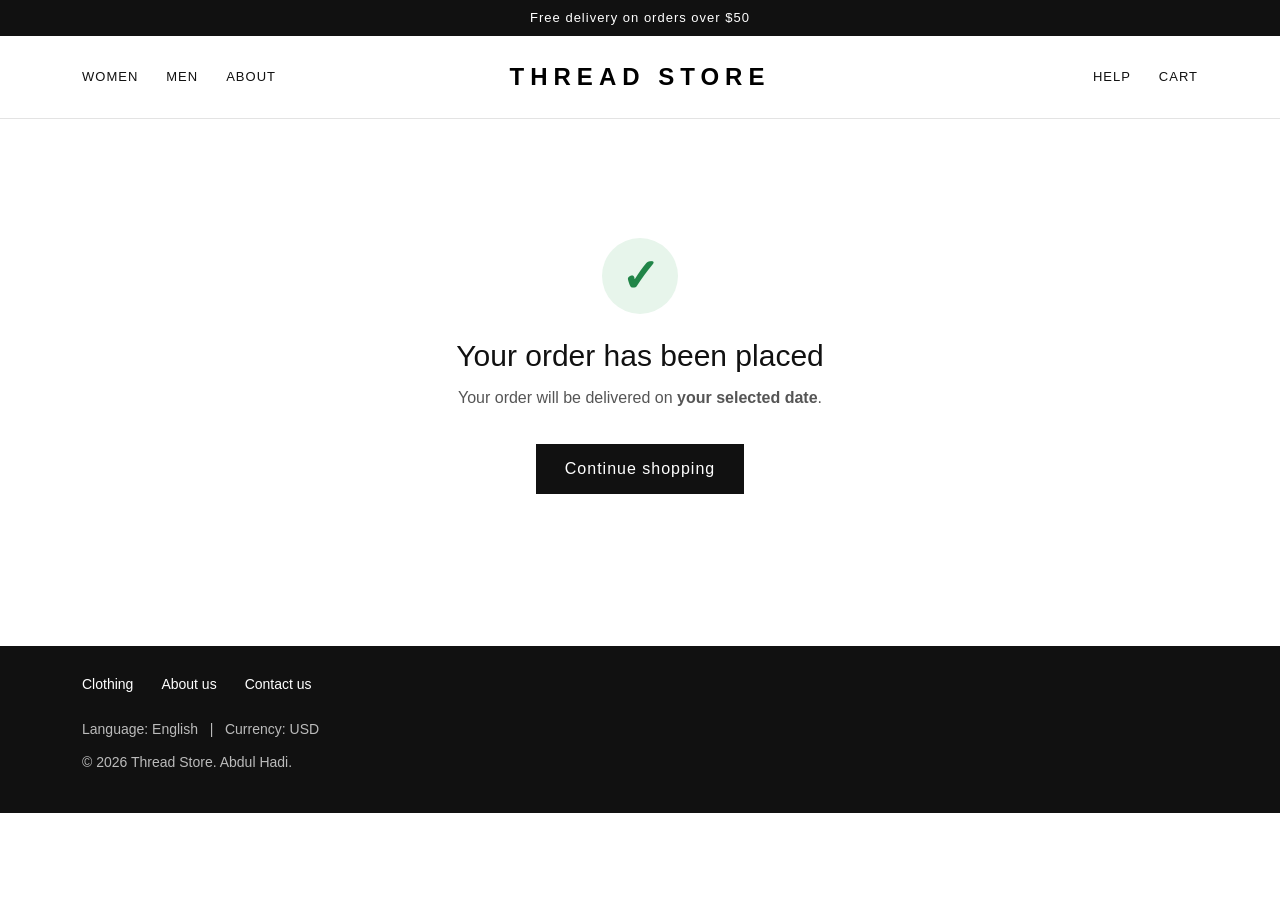
<file: midterm-lab-exam/order-confirmation.html>
<!doctype html>
<html lang="en">
  <head>
    <meta charset="UTF-8" />
    <meta name="viewport" content="width=device-width, initial-scale=1.0" />
    <title>Order Placed - Thread Store</title>
    <link href="https://cdn.jsdelivr.net/npm/bootstrap@5.3.3/dist/css/bootstrap.min.css" rel="stylesheet" />
    <link href="styles.css" rel="stylesheet" />
  </head>
  <body>
    <header>
      <div class="promo-bar">Free delivery on orders over $50</div>
      <nav class="navbar">
        <div class="container top-nav">
          <div class="links">
            <a href="index.html#products">WOMEN</a>
            <a href="index.html#products">MEN</a>
            <a href="index.html#about">ABOUT</a>
          </div>
          <a class="navbar-brand logo" href="index.html">THREAD STORE</a>
          <div class="actions">
            <a href="index.html#contact">HELP</a>
            <a class="cart" href="checkout.html">CART</a>
          </div>
        </div>
      </nav>
    </header>
    <main class="container confirmation-page">
      <span class="success-check" aria-hidden="true">&#10003;</span>
      <h1>Your order has been placed</h1>
      <p>Your order will be delivered on <strong id="delivery-date">your selected date</strong>.</p>
      <a class="btn shop-btn" href="index.html#products">Continue shopping</a>
    </main>
    <footer id="contact">
      <div class="container">
        <div class="footer-links">
          <a href="index.html#products">Clothing</a>
          <a href="index.html#about">About us</a>
          <a href="mailto:abdul.hadi.sec@example.com">Contact us</a>
        </div>
        <p>Language: English &nbsp; | &nbsp; Currency: USD</p>
        <p>&copy; 2026 Thread Store. Abdul Hadi.</p>
      </div>
    </footer>
    <script src="order-confirmation.js" defer></script>
  </body>
</html>
</file>
<file: assignment#1/styles.css>
* {
  box-sizing: border-box;
}

:root {
  --navy: #0f1b2d;
  --teal: #14b8a6;
  --teal-dark: #0d7f74;
  --text: #1c2430;
  --muted: #5b6675;
  --line: #d9e0e8;
  --tag-bg: #e6f6f4;
}

body {
  margin: 0;
  padding: 24px 12px;
  font-family: "Segoe UI", Arial, Helvetica, sans-serif;
  background: #e9eef3;
  color: var(--text);
  line-height: 1.5;
}

.page {
  max-width: 900px;
  margin: 0 auto;
  background: #fff;
  box-shadow: 0 4px 18px rgba(15, 27, 45, 0.12);
}

/* Header */
.top-header {
  display: flex;
  align-items: center;
  gap: 24px;
  padding: 28px 36px;
  background: var(--navy);
  color: #fff;
  border-bottom: 5px solid var(--teal);
}

.avatar {
  display: flex;
  align-items: center;
  justify-content: center;
  width: 96px;
  height: 96px;
  flex-shrink: 0;
  border-radius: 50%;
  border: 3px solid var(--teal);
  background: #17283f;
  color: var(--teal);
  font-size: 2rem;
  font-weight: 700;
  letter-spacing: 2px;
}

.header-block {
  display: flex;
  flex-direction: column;
  justify-content: center;
}

.header {
  margin: 0;
  font-size: 2rem;
  font-weight: 700;
  line-height: 1.2;
}

.role {
  margin: 2px 0 8px;
  color: var(--teal);
  font-family: Consolas, "Courier New", monospace;
  font-size: 1rem;
}

.info {
  margin: 0;
  font-size: 0.98rem;
  color: #c9d3df;
}

/* Body */
.resume {
  padding: 28px 36px 12px;
}

section {
  margin-bottom: 26px;
}

h2 {
  margin: 0 0 14px;
  padding-bottom: 6px;
  font-size: 1.05rem;
  font-weight: 700;
  letter-spacing: 2px;
  text-transform: uppercase;
  color: var(--navy);
  border-bottom: 2px solid var(--teal);
}

.about-text {
  margin: 0;
  font-size: 1.05rem;
}

.entry-row {
  display: flex;
  justify-content: space-between;
  align-items: flex-start;
  gap: 30px;
}

.entry-row p {
  margin: 0;
}

.entry-title {
  font-weight: 700;
  font-size: 1.1rem;
}

.second-row {
  margin-top: 2px;
}

.meta {
  font-family: Consolas, "Courier New", monospace;
  font-size: 0.92rem;
  color: var(--teal-dark);
  text-align: right;
}

.note {
  margin: 8px 0 0;
  font-size: 0.98rem;
  color: var(--muted);
}

/* Experience entries get a rule on the left like a timeline */
.entry {
  margin-bottom: 18px;
  padding-left: 16px;
  border-left: 3px solid var(--teal);
}

.entry-list {
  margin: 8px 0 0;
  padding-left: 22px;
}

.entry-list li {
  margin-bottom: 4px;
  font-size: 1rem;
  line-height: 1.4;
}

.project {
  margin-bottom: 12px;
}

.project p {
  margin: 0;
}

/* Skills as tags */
.skill-group {
  display: flex;
  align-items: baseline;
  gap: 14px;
  margin-bottom: 10px;
}

.skill-label {
  min-width: 100px;
  margin: 0;
  font-weight: 700;
  color: var(--navy);
}

.skills-list {
  display: flex;
  flex-wrap: wrap;
  gap: 8px;
  list-style: none;
  padding: 0;
  margin: 0;
}

.skills-list li {
  padding: 3px 12px;
  font-size: 0.95rem;
  background: var(--tag-bg);
  color: var(--teal-dark);
  border: 1px solid #bfe9e4;
  border-radius: 999px;
}

/* Contact */
.contact-list {
  list-style: none;
  padding: 0;
  margin: 0;
  display: grid;
  grid-template-columns: 1fr 1fr;
  gap: 8px 24px;
}

.contact-list li {
  display: flex;
  flex-wrap: wrap;
  gap: 10px;
  align-items: baseline;
  font-size: 1rem;
}

.contact-list strong {
  min-width: 78px;
  color: var(--navy);
}

.contact-list a {
  color: var(--teal-dark);
  text-decoration: none;
  border-bottom: 1px solid var(--teal);
}

footer {
  padding: 14px 36px 20px;
  text-align: center;
  font-size: 0.9rem;
  color: var(--muted);
  border-top: 1px solid var(--line);
}

@media (max-width: 700px) {
  .top-header {
    flex-direction: column;
    text-align: center;
    padding: 24px 16px;
  }

  .resume {
    padding: 22px 16px 8px;
  }

  .entry-row {
    flex-direction: column;
    gap: 2px;
  }

  .meta {
    text-align: left;
  }

  .skill-group {
    flex-direction: column;
    gap: 6px;
  }

  .contact-list {
    grid-template-columns: 1fr;
  }
}

@media print {
  body {
    padding: 0;
    background: #fff;
  }

  .page {
    box-shadow: none;
  }

  .top-header {
    -webkit-print-color-adjust: exact;
    print-color-adjust: exact;
  }

  .resume {
    padding-bottom: 0;
  }

  footer {
    padding: 8px 36px 10px;
  }

  section,
  .entry {
    break-inside: avoid;
  }
}
</file>
<file: midterm-lab-exam/styles.css>
* {
  box-sizing: border-box;
}

:root {
  --accent: hsl(49, 70%, 45%);
}

body {
  margin: 0;
  font-family: Arial, Helvetica, sans-serif;
  background: #fff;
  color: #111;
  line-height: 1.5;
}

a {
  color: #111;
  text-decoration: none;
}

a:hover {
  color: var(--accent);
}

img {
  max-width: 100%;
  height: auto;
}

/* Header */
.promo-bar {
  background: #111;
  color: #fff;
  text-align: center;
  font-size: 13px;
  letter-spacing: 1px;
  padding: 8px 12px;
}

.navbar {
  padding: 18px 0;
  border-bottom: 1px solid #e3e3e3;
}

.top-nav {
  display: flex;
  align-items: center;
  justify-content: space-between;
}

.links,
.actions {
  display: flex;
  align-items: center;
  gap: 28px;
  flex: 1;
  font-size: 13px;
  letter-spacing: 1px;
}

.actions {
  justify-content: flex-end;
  position: relative;
}

.cart {
  white-space: nowrap;
}

.cart-count {
  display: inline-grid;
  min-width: 20px;
  aspect-ratio: 1;
  place-items: center;
  margin-left: 4px;
  border-radius: 50%;
  background: var(--accent);
  color: #111;
  font-size: 11px;
  letter-spacing: 0;
}

.mini-cart {
  position: absolute;
  z-index: 1100;
  top: calc(100% + 14px);
  right: 0;
  width: min(340px, calc(100vw - 32px));
  padding: 18px;
  border: 1px solid #ccc;
  background: #fff;
  box-shadow: 0 10px 24px rgba(0, 0, 0, 0.18);
  color: #111;
  letter-spacing: 0;
  text-align: left;
}

.mini-cart[hidden] {
  display: none;
}

.mini-cart h2 {
  margin: 0 0 14px;
  font-size: 18px;
}

.mini-cart-items {
  display: grid;
  gap: 12px;
  margin: 0;
  padding: 0;
  list-style: none;
}

.mini-cart-item {
  display: grid;
  grid-template-columns: minmax(0, 1fr) auto;
  gap: 4px 12px;
  align-items: center;
  border-bottom: 1px solid #e3e3e3;
  padding-bottom: 10px;
  font-size: 13px;
}

.mini-cart-item button {
  grid-column: 2;
  border: 0;
  padding: 0;
  background: transparent;
  color: #777;
  text-decoration: underline;
  cursor: pointer;
  font-size: 12px;
}

.mini-cart-total {
  display: flex;
  justify-content: space-between;
  margin: 16px 0;
  font-size: 15px;
}

.mini-cart-checkout {
  display: block;
  width: 100%;
  text-align: center;
}

.quick-add-dialog {
  width: min(440px, calc(100vw - 32px));
  max-width: none;
  padding: 0;
  border: 1px solid #bbb;
  color: #111;
}

.quick-add-dialog::backdrop {
  background: rgba(0, 0, 0, 0.58);
}

.quick-add-form {
  display: grid;
  gap: 10px;
  padding: 26px;
}

.quick-add-form h2 {
  margin: 0;
  font-size: 22px;
}

.quick-add-form .quick-add-price {
  margin: 0 0 8px;
  font-weight: bold;
}

.quick-add-form label {
  font-size: 14px;
}

.quick-add-form select,
.quick-add-form input {
  width: 100%;
  min-height: 42px;
  padding: 8px;
  border: 1px solid #999;
  border-radius: 0;
  background: #fff;
}

.quick-add-form .quick-add-confirm {
  margin-top: 12px;
  min-height: 44px;
}

.dialog-close {
  justify-self: end;
  width: 34px;
  height: 34px;
  border: 0;
  background: transparent;
  color: #111;
  font-size: 28px;
  line-height: 1;
  cursor: pointer;
}

.logo {
  font-size: 24px;
  font-weight: bold;
  letter-spacing: 6px;
  margin: 0;
  text-align: center;
}

.menu {
  padding: 12px 0;
  background: #f5f5f5;
  border-bottom: 1px solid #e3e3e3;
  position: relative;
  z-index: 20;
}

.menu-nav {
  display: flex;
  align-items: center;
  justify-content: center;
  gap: 28px;
  font-size: 14px;
}

.mega-item {
  position: static;
}

.mega-trigger {
  display: inline-block;
  padding: 8px 0;
}

.mega-panel {
  display: none;
  position: absolute;
  z-index: 1000;
  top: 100%;
  left: 50%;
  width: 100vw;
  transform: translateX(-50%);
  grid-template-columns: repeat(4, minmax(0, 1fr));
  gap: 28px;
  padding: 28px max(24px, calc((100vw - 1140px) / 2));
  background: #fff;
  border-top: 1px solid #ddd;
  box-shadow: 0 12px 18px rgba(0, 0, 0, 0.14);
}

.mega-item:hover .mega-panel,
.mega-item:focus-within .mega-panel {
  display: grid;
}

.mega-panel h2,
.mobile-menu h2 {
  font-size: 14px;
  text-transform: uppercase;
}

.mega-panel ul,
.mobile-menu ul {
  list-style: none;
  padding: 0;
  margin: 0;
}

.mega-panel li {
  margin-top: 10px;
}

.mobile-menu {
  display: none;
}

/* Hero banner */
.hero {
  background-image: linear-gradient(rgba(0, 0, 0, 0.4), rgba(0, 0, 0, 0.4)),
    url("https://images.unsplash.com/photo-1441984904996-e0b6ba687e04?auto=format&fit=crop&w=1600&q=75");
  background-size: cover;
  background-position: center;
  padding: 110px 0;
  color: #fff;
}

.hero-text {
  text-align: center;
}

.hero h1 {
  font-size: 40px;
  font-weight: normal;
  letter-spacing: 3px;
  text-transform: uppercase;
  margin-bottom: 12px;
}

.hero p {
  font-size: 18px;
  margin-bottom: 28px;
}

.light-btn {
  background: #fff;
  color: #111;
  border-radius: 0;
  padding: 12px 36px;
  letter-spacing: 1px;
}

.light-btn:hover {
  background: #111;
  color: #fff;
}

/* Featured product */
.featured {
  margin: 40px 0;
  background: #f5f5f5;
}

.featured img,
.item img,
.product-photo {
  width: 100%;
  display: block;
}

.featured img {
  height: 100%;
  max-height: 520px;
  object-fit: cover;
}

.feature-info {
  padding: 36px 28px;
  display: flex;
  flex-direction: column;
  justify-content: center;
}

.feature-info h2 {
  font-size: 26px;
}

.small-title,
.category {
  color: #777;
  font-size: 13px;
  letter-spacing: 1px;
  text-transform: uppercase;
}

/* Product grid */
.section-title {
  font-size: 22px;
  letter-spacing: 2px;
  text-transform: uppercase;
  border-bottom: 1px solid #ddd;
  padding-bottom: 14px;
  margin-bottom: 24px;
}

.item {
  height: 100%;
  border: 1px solid #e8e8e8;
}

.item img {
  aspect-ratio: 3 / 4;
  object-fit: cover;
}

.item-info {
  padding: 16px;
}

.item h3 {
  font-size: 16px;
  min-height: 24px;
  margin-bottom: 4px;
}

.price {
  font-size: 20px;
  font-weight: bold;
}

.shop-btn {
  background: #111;
  color: #fff;
  border-radius: 0;
  letter-spacing: 1px;
}

.shop-btn:hover {
  background: #444;
  color: #fff;
}

.item .shop-btn,
.buy-box .shop-btn {
  width: 100%;
}

.about {
  margin: 48px 0 24px;
  padding: 28px 0;
  border-top: 1px solid #ddd;
}

.about h2,
.description h2,
.buy-box h2,
.details h2 {
  font-size: 20px;
}

/* Footer */
footer {
  margin-top: 32px;
  padding: 28px 0;
  background: #111;
  color: #bbb;
  font-size: 14px;
}

footer a {
  color: #fff;
}

footer a:hover {
  color: #bbb;
}

.footer-links {
  display: flex;
  gap: 28px;
  margin-bottom: 24px;
}

footer p {
  margin-bottom: 12px;
}

/* Product page */
.product-page {
  padding-top: 24px;
}

.product-page h1 {
  font-size: 30px;
  margin: 20px 0 28px;
}

.back {
  color: #777;
  font-size: 14px;
}

.description {
  padding: 24px 0;
}

.buy-box {
  padding: 24px;
  background: #f5f5f5;
}

.buy-box label {
  display: block;
  font-size: 14px;
}

.buy-box input,
.buy-box select {
  display: block;
  width: 100px;
  padding: 6px;
  margin: 6px 0 18px;
}

.buy-box .shop-btn:disabled,
.item .shop-btn:disabled {
  background: #777;
  cursor: not-allowed;
}

.details {
  margin-top: 24px;
}

/* Checkout form */
.checkout-page {
  max-width: 1080px;
  padding-top: 32px;
  padding-bottom: 48px;
}

.checkout-page > h1 {
  margin-bottom: 28px;
  font-size: 30px;
}

.checkout-form {
  display: grid;
  grid-template-columns: repeat(2, minmax(0, 1fr));
  gap: 24px;
}

.checkout-form fieldset {
  min-width: 0;
  margin: 0;
  padding: 22px;
  border: 1px solid #ccc;
}

.checkout-form legend {
  float: none;
  width: auto;
  padding: 0 8px;
  font-size: 20px;
}

.form-row {
  display: grid;
  grid-template-columns: 110px minmax(0, 1fr);
  align-items: start;
  gap: 14px;
  margin: 12px 0;
}

.form-row label {
  padding-top: 9px;
  font-size: 14px;
}

.form-row input,
.form-row select {
  width: 100%;
  min-width: 0;
  padding: 9px 10px;
  border: 1px solid #999;
  border-radius: 0;
  background: #fff;
}

.form-row input:user-invalid,
.form-row select:user-invalid {
  border-color: #c62828;
}

.field-error {
  display: none;
  grid-column: 2;
  margin-top: -8px;
  color: #b71c1c;
  font-size: 13px;
}

.form-row input:user-invalid + .field-error,
.form-row select:user-invalid + .field-error {
  display: block;
}

.checkout-submit {
  grid-column: 1 / -1;
  width: 100%;
  padding: 12px;
}

.confirmation-page {
  display: grid;
  min-height: 55vh;
  place-content: center;
  justify-items: center;
  padding-top: 48px;
  padding-bottom: 48px;
  text-align: center;
}

.success-check {
  display: grid;
  width: 76px;
  aspect-ratio: 1;
  place-items: center;
  margin-bottom: 24px;
  border-radius: 50%;
  background: #e7f5eb;
  color: #218548;
  font-size: 46px;
  font-weight: bold;
  line-height: 1;
}

.confirmation-page h1 {
  margin-bottom: 12px;
  font-size: 30px;
}

.confirmation-page p {
  max-width: 460px;
  color: #555;
}

.confirmation-page .shop-btn {
  margin-top: 18px;
  padding: 12px 28px;
}

/* Small screens */
@media (max-width: 767px) {
  .top-nav {
    flex-wrap: wrap;
    justify-content: center;
    gap: 12px;
  }

  .logo {
    order: -1;
    width: 100%;
    font-size: 20px;
  }

  .links,
  .actions {
    flex: none;
    gap: 14px;
    font-size: 12px;
  }

  .hero {
    padding: 70px 0;
  }

  .hero h1,
  .product-page h1 {
    font-size: 26px;
  }

  .feature-info {
    padding: 24px;
  }

}

@media (max-width: 606px) {
  .checkout-page > h1 {
    font-size: 26px;
  }

  .checkout-form {
    grid-template-columns: 1fr;
  }

  .form-row {
    grid-template-columns: 1fr;
    gap: 4px;
  }

  .form-row label {
    padding-top: 0;
  }

  .field-error {
    grid-column: 1;
  }
}

@media (min-width: 607px) {
  .form-row {
    grid-template-columns: 110px minmax(0, 1fr);
  }
}

@media (max-width: 606px) {
  .menu {
    display: none;
  }

  .mobile-menu {
    display: block;
    position: relative;
    z-index: 20;
    padding: 12px 20px;
    background: #f5f5f5;
    border-bottom: 1px solid #e3e3e3;
  }

  .mobile-menu summary {
    cursor: pointer;
    font-size: 13px;
    letter-spacing: 1px;
  }

  .mobile-menu-links {
    display: grid;
    gap: 12px;
    padding: 16px 0 4px;
  }

  .mobile-menu-links > a {
    padding: 4px 0;
  }

  .mobile-menu details details {
    padding: 8px 0;
    border-top: 1px solid #ddd;
  }

  .mobile-menu details details ul {
    display: grid;
    gap: 8px;
    padding: 10px 0 0 16px;
  }
}

@media (min-width: 768px) and (max-width: 1199px) {
  .menu-nav {
    gap: 16px;
    font-size: 13px;
  }
}

@media (min-width: 607px) and (max-width: 767px) {
  .menu-nav {
    flex-wrap: wrap;
    gap: 6px 16px;
    font-size: 13px;
  }

  .mega-panel {
    gap: 12px;
    padding-right: 16px;
    padding-left: 16px;
  }
}
</file>
